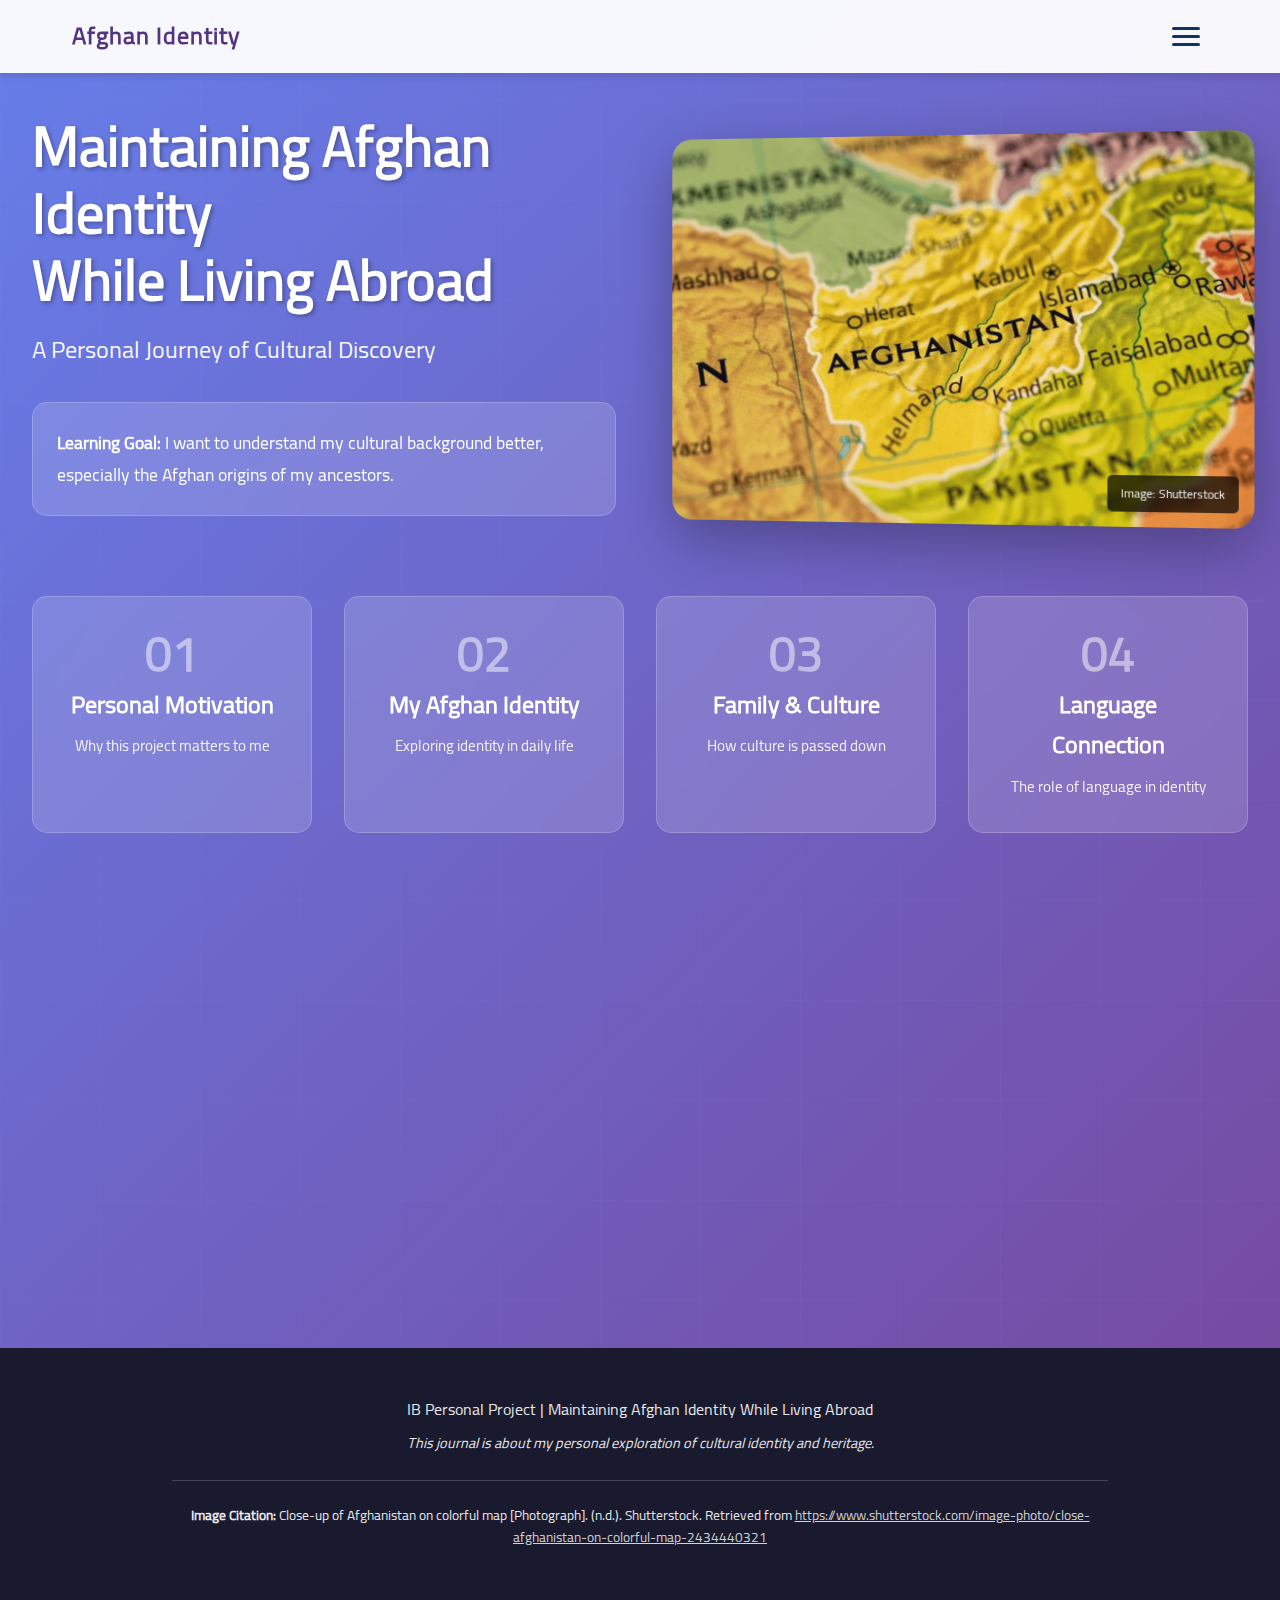
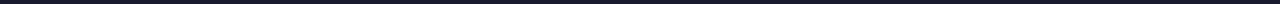
<file: index.html>
<!DOCTYPE html>
<html lang="en">
<head>
    <meta charset="UTF-8">
    <meta name="viewport" content="width=device-width, initial-scale=1.0">
    <title>Maintaining Afghan Identity While Living Abroad | IB Personal Project</title>
    <meta name="description" content="A personal journal exploring Afghan identity while living abroad - IB Personal Project">
    <link rel="stylesheet" href="styles.css">
</head>
<body>
    <!-- Navigation -->
    <nav class="navbar" id="navbar">
        <div class="nav-container">
            <a href="index.html" class="nav-logo">Afghan Identity</a>
            <button class="nav-toggle" id="navToggle" aria-label="Toggle navigation">
                <span></span>
                <span></span>
                <span></span>
            </button>
            <ul class="nav-menu" id="navMenu">
                <li><a href="index.html" class="nav-link">Home</a></li>
                <li><a href="task1.html" class="nav-link">Personal Motivation</a></li>
                <li><a href="task2.html" class="nav-link">My Afghan Identity</a></li>
                <li><a href="task3.html" class="nav-link">Family & Culture</a></li>
                <li><a href="task4.html" class="nav-link">Language Connection</a></li>
                <li><a href="task5.html" class="nav-link">Food & Memory</a></li>
                <li><a href="task6.html" class="nav-link">Traditions Abroad</a></li>
                <li><a href="task7.html" class="nav-link">Core Values</a></li>
                <li><a href="task8.html" class="nav-link">Cultural Challenges</a></li>
                <li><a href="task9.html" class="nav-link">Preservation</a></li>
                <li><a href="task10.html" class="nav-link">Reflection</a></li>
            </ul>
        </div>
    </nav>

    <!-- Hero Section -->
    <section id="home" class="hero">
        <div class="hero-content">
            <div class="hero-main">
                <div class="hero-text">
                    <h1 class="hero-title">Maintaining Afghan Identity<br>While Living Abroad</h1>
                    <p class="hero-subtitle">A Personal Journey of Cultural Discovery</p>
                    <div class="hero-info">
                        <p class="learning-goal">
                            <strong>Learning Goal:</strong> I want to understand my cultural background better, especially the Afghan origins of my ancestors.
                        </p>
                    </div>
                </div>
                <div class="hero-image">
                    <div class="map-container">
                        <img src="assets/afghanistan-map.jpg" alt="Map of Afghanistan and surrounding countries" class="afghanistan-map">
                        <div class="map-overlay"></div>
                        <div class="image-attribution">
                            <small>Image: Shutterstock</small>
                        </div>
                    </div>
                </div>
            </div>
            <div class="task-grid">
                <a href="task1.html" class="task-card">
                    <span class="task-card-number">01</span>
                    <h3>Personal Motivation</h3>
                    <p>Why this project matters to me</p>
                </a>
                <a href="task2.html" class="task-card">
                    <span class="task-card-number">02</span>
                    <h3>My Afghan Identity</h3>
                    <p>Exploring identity in daily life</p>
                </a>
                <a href="task3.html" class="task-card">
                    <span class="task-card-number">03</span>
                    <h3>Family & Culture</h3>
                    <p>How culture is passed down</p>
                </a>
                <a href="task4.html" class="task-card">
                    <span class="task-card-number">04</span>
                    <h3>Language Connection</h3>
                    <p>The role of language in identity</p>
                </a>
                <a href="task5.html" class="task-card">
                    <span class="task-card-number">05</span>
                    <h3>Food & Memory</h3>
                    <p>Food as cultural memory</p>
                </a>
                <a href="task6.html" class="task-card">
                    <span class="task-card-number">06</span>
                    <h3>Traditions Abroad</h3>
                    <p>Celebrating traditions away from home</p>
                </a>
                <a href="task7.html" class="task-card">
                    <span class="task-card-number">07</span>
                    <h3>Core Values</h3>
                    <p>Afghan values in daily life</p>
                </a>
                <a href="task8.html" class="task-card">
                    <span class="task-card-number">08</span>
                    <h3>Cultural Challenges</h3>
                    <p>Living between cultures</p>
                </a>
                <a href="task9.html" class="task-card">
                    <span class="task-card-number">09</span>
                    <h3>Preservation</h3>
                    <p>Ways to preserve identity</p>
                </a>
                <a href="task10.html" class="task-card">
                    <span class="task-card-number">10</span>
                    <h3>Reflection</h3>
                    <p>Learning and growth</p>
                </a>
            </div>
        </div>
    </section>

    <!-- Footer -->
    <footer class="footer">
        <div class="container">
            <p>IB Personal Project | Maintaining Afghan Identity While Living Abroad</p>
            <p class="footer-note">This journal is about my personal exploration of cultural identity and heritage.</p>
            <p class="footer-citation">
                <strong>Image Citation:</strong> Close-up of Afghanistan on colorful map [Photograph]. (n.d.). Shutterstock. 
                Retrieved from <a href="https://www.shutterstock.com/image-photo/close-afghanistan-on-colorful-map-2434440321" target="_blank" rel="noopener noreferrer">https://www.shutterstock.com/image-photo/close-afghanistan-on-colorful-map-2434440321</a>
            </p>
        </div>
    </footer>

    <script src="script.js"></script>
</body>
</html>
</file>
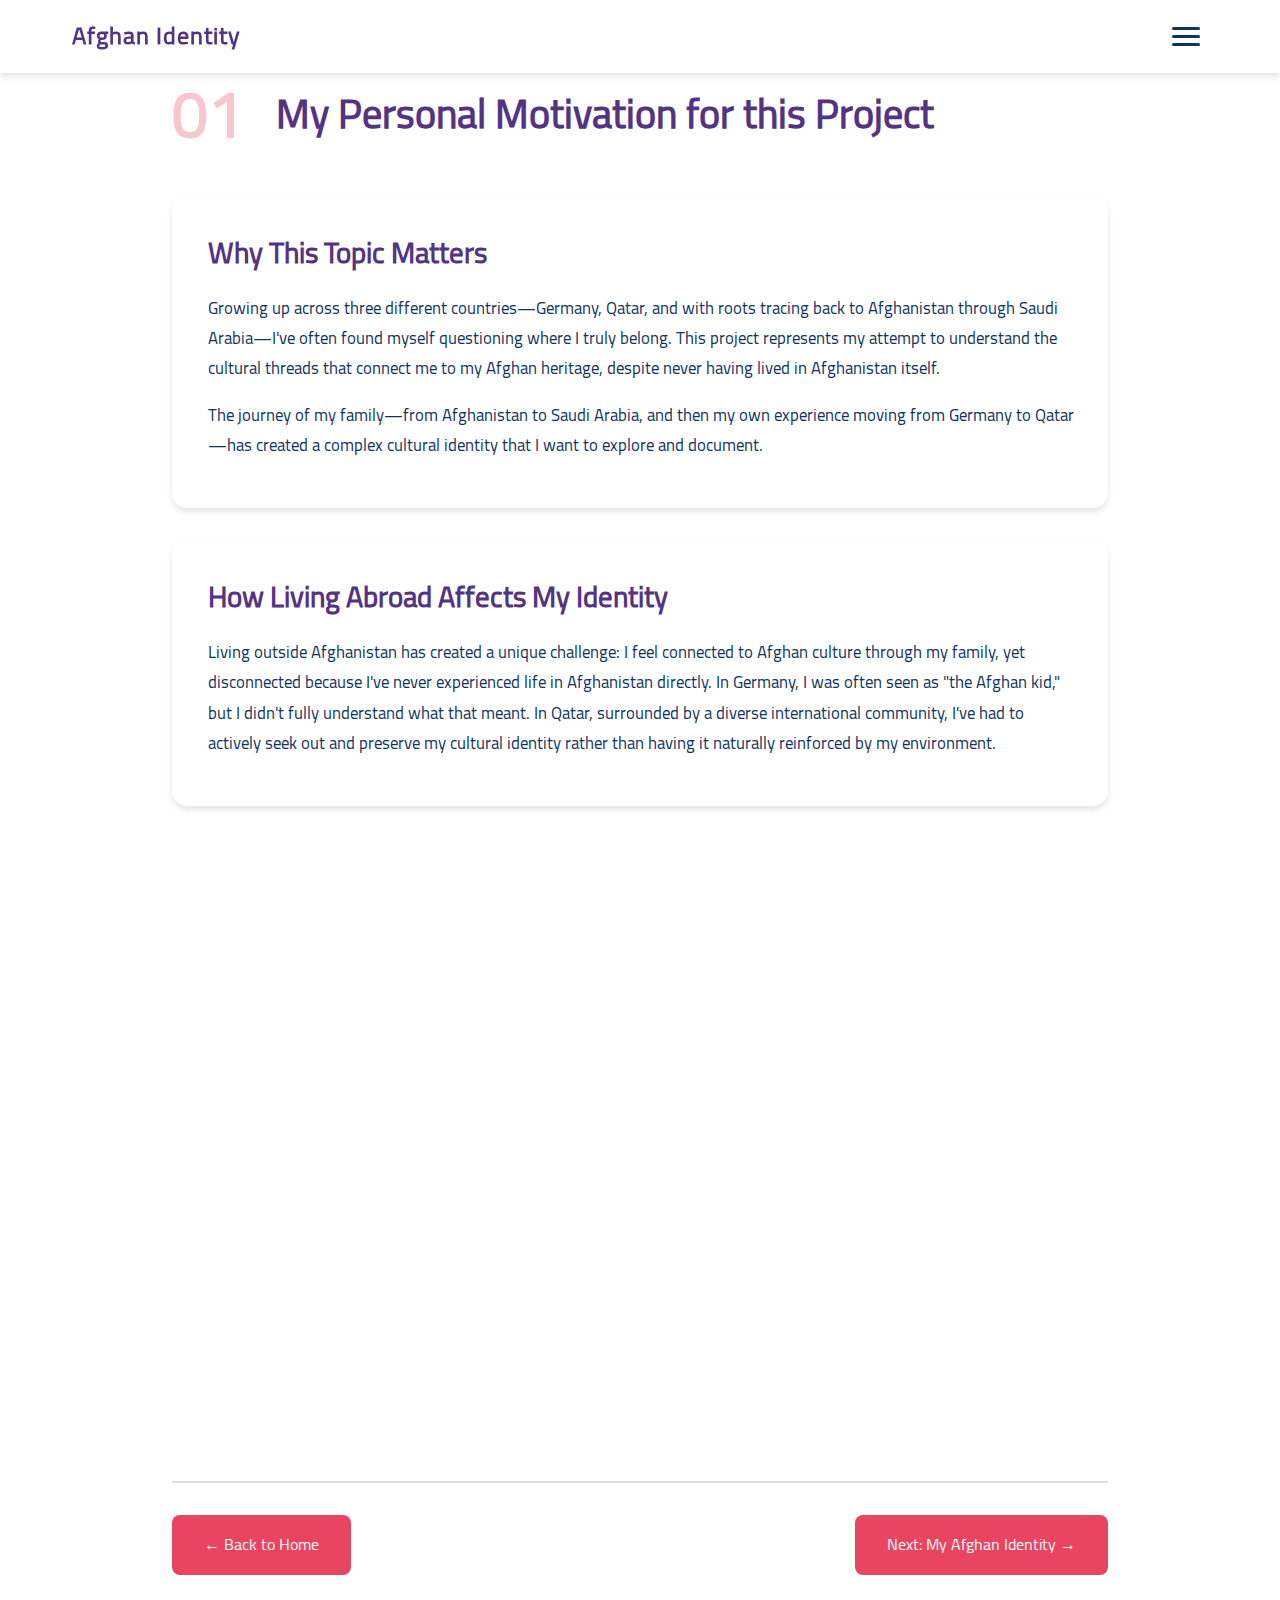
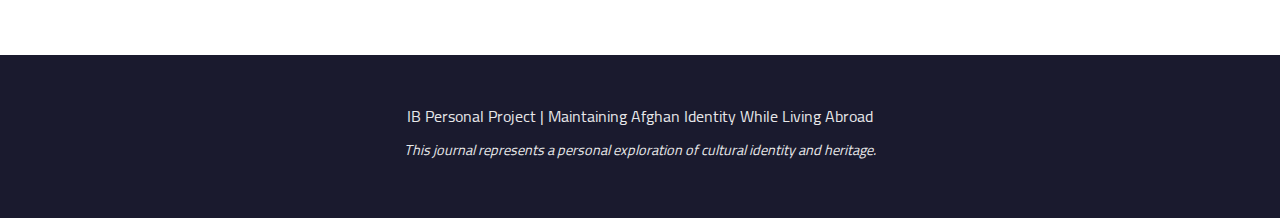
<file: task1.html>
<!DOCTYPE html>
<html lang="en">
<head>
    <meta charset="UTF-8">
    <meta name="viewport" content="width=device-width, initial-scale=1.0">
    <title>Personal Motivation | Maintaining Afghan Identity</title>
    <meta name="description" content="Defining personal motivation for exploring Afghan identity while living abroad">
    <link rel="stylesheet" href="styles.css">
</head>
<body>
    <!-- Navigation -->
    <nav class="navbar" id="navbar">
        <div class="nav-container">
            <a href="index.html" class="nav-logo">Afghan Identity</a>
            <button class="nav-toggle" id="navToggle" aria-label="Toggle navigation">
                <span></span>
                <span></span>
                <span></span>
            </button>
            <ul class="nav-menu" id="navMenu">
                <li><a href="index.html" class="nav-link">Home</a></li>
                <li><a href="task1.html" class="nav-link active">Personal Motivation</a></li>
                <li><a href="task2.html" class="nav-link">My Afghan Identity</a></li>
                <li><a href="task3.html" class="nav-link">Family & Culture</a></li>
                <li><a href="task4.html" class="nav-link">Language Connection</a></li>
                <li><a href="task5.html" class="nav-link">Food & Memory</a></li>
                <li><a href="task6.html" class="nav-link">Traditions Abroad</a></li>
                <li><a href="task7.html" class="nav-link">Core Values</a></li>
                <li><a href="task8.html" class="nav-link">Cultural Challenges</a></li>
                <li><a href="task9.html" class="nav-link">Preservation</a></li>
                <li><a href="task10.html" class="nav-link">Reflection</a></li>
            </ul>
        </div>
    </nav>

    <!-- Task Section -->
    <section class="task-section">
        <div class="container">
            <div class="task-header">
                <span class="task-number">01</span>
                <h2>My Personal Motivation for this Project</h2>
            </div>
            <div class="task-content">
                <div class="content-card">
                    <h3>Why This Topic Matters</h3>
                    <p>Growing up across three different countries—Germany, Qatar, and with roots tracing back to Afghanistan through Saudi Arabia—I've often found myself questioning where I truly belong. This project represents my attempt to understand the cultural threads that connect me to my Afghan heritage, despite never having lived in Afghanistan itself.</p>
                    <p>The journey of my family—from Afghanistan to Saudi Arabia, and then my own experience moving from Germany to Qatar—has created a complex cultural identity that I want to explore and document.</p>
                </div>
                <div class="content-card">
                    <h3>How Living Abroad Affects My Identity</h3>
                    <p>Living outside Afghanistan has created a unique challenge: I feel connected to Afghan culture through my family, yet disconnected because I've never experienced life in Afghanistan directly. In Germany, I was often seen as "the Afghan kid," but I didn't fully understand what that meant. In Qatar, surrounded by a diverse international community, I've had to actively seek out and preserve my cultural identity rather than having it naturally reinforced by my environment.</p>
                </div>
                <div class="content-card highlight">
                    <h3>What I'm Afraid of Losing</h3>
                    <ul>
                        <li>The language—especially the nuanced expressions and cultural meanings that don't translate</li>
                        <li>Traditional values like hospitality (mehman nawazi) and respect for elders</li>
                        <li>Family stories and oral history that connect me to my ancestors</li>
                        <li>The sense of belonging to a community with shared cultural practices</li>
                    </ul>
                </div>
                <div class="content-card">
                    <h3>What I Want to Preserve</h3>
                    <p>I want to preserve the core values my grandparents and parents have passed down: the importance of family, the tradition of gathering for meals, the respect for our language, and the stories that make our family history unique. Most importantly, I want to understand these elements deeply enough that I can pass them on to future generations, even if I continue living outside Afghanistan.</p>
                </div>
            </div>
            <div class="task-navigation">
                <a href="index.html" class="nav-button">← Back to Home</a>
                <a href="task2.html" class="nav-button">Next: My Afghan Identity →</a>
            </div>
        </div>
    </section>

    <!-- Footer -->
    <footer class="footer">
        <div class="container">
            <p>IB Personal Project | Maintaining Afghan Identity While Living Abroad</p>
            <p class="footer-note">This journal represents a personal exploration of cultural identity and heritage.</p>
        </div>
    </footer>

    <script src="script.js"></script>
</body>
</html>
</file>
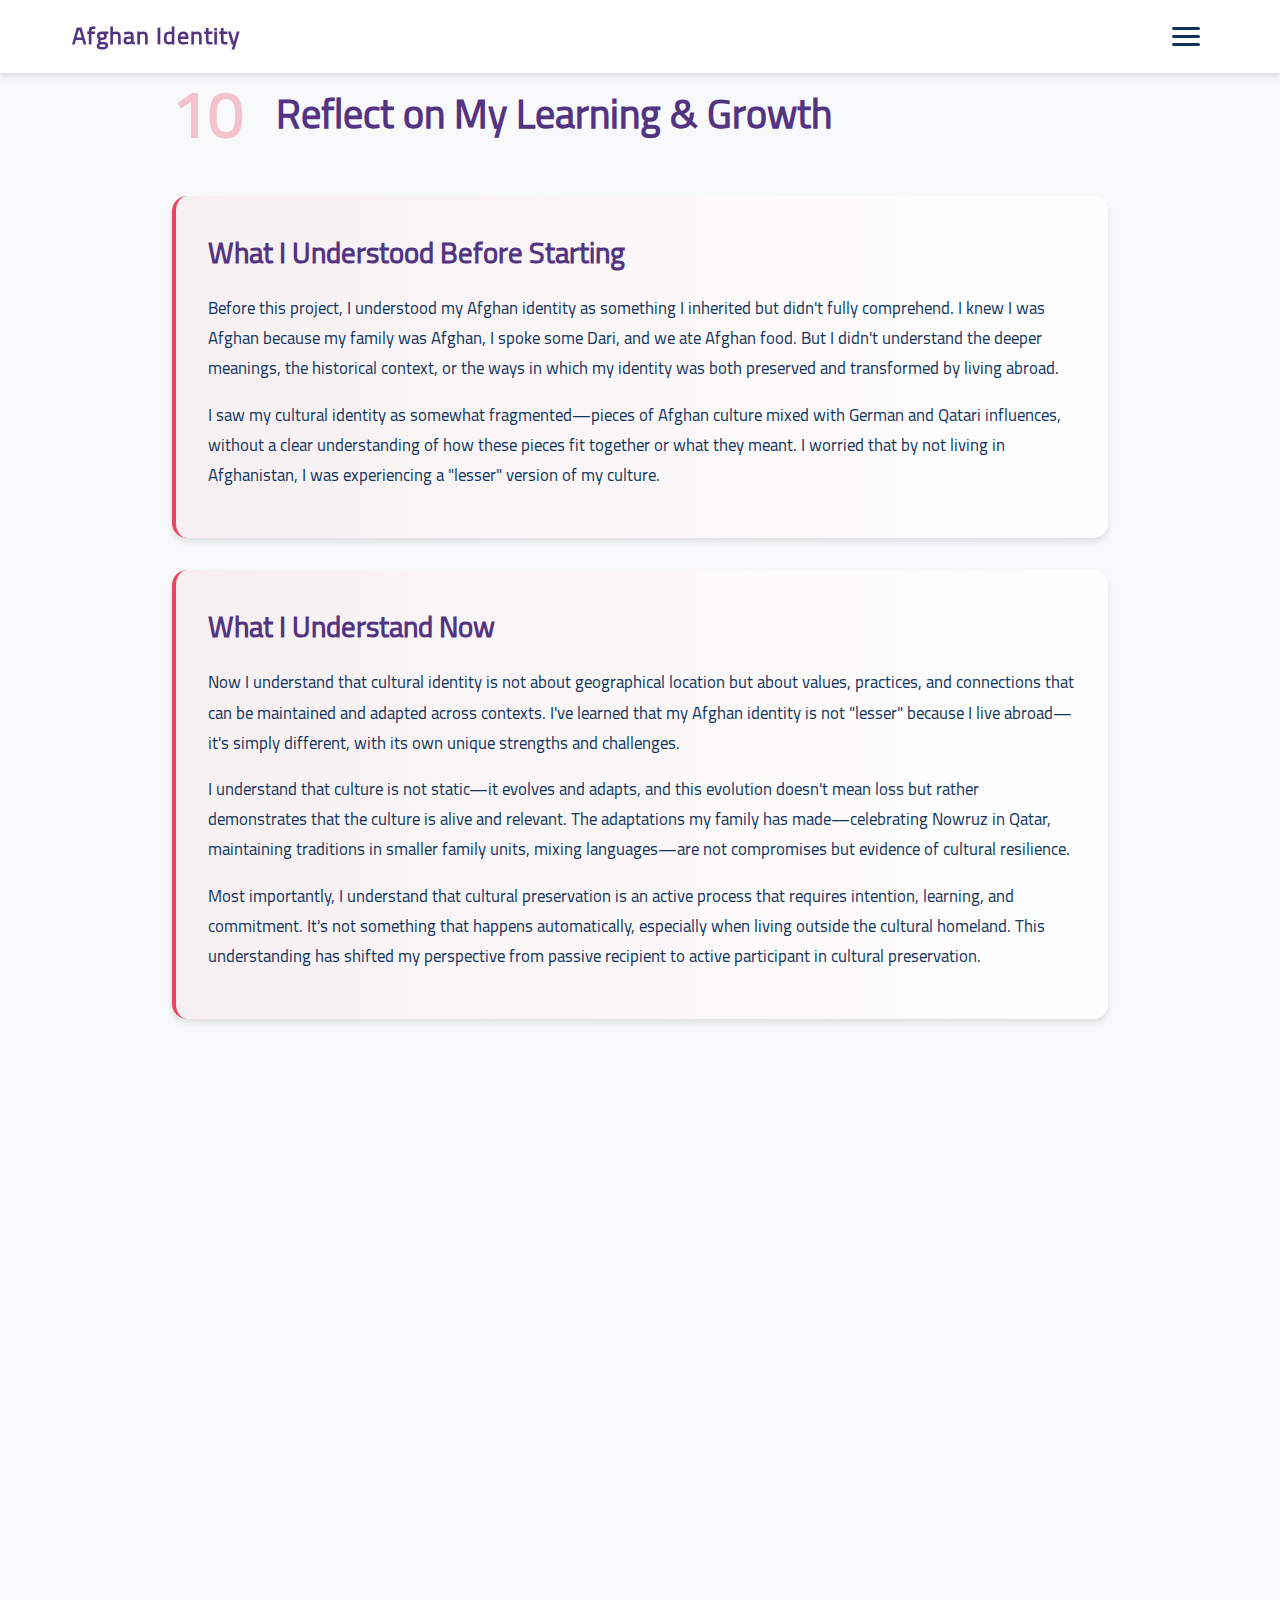
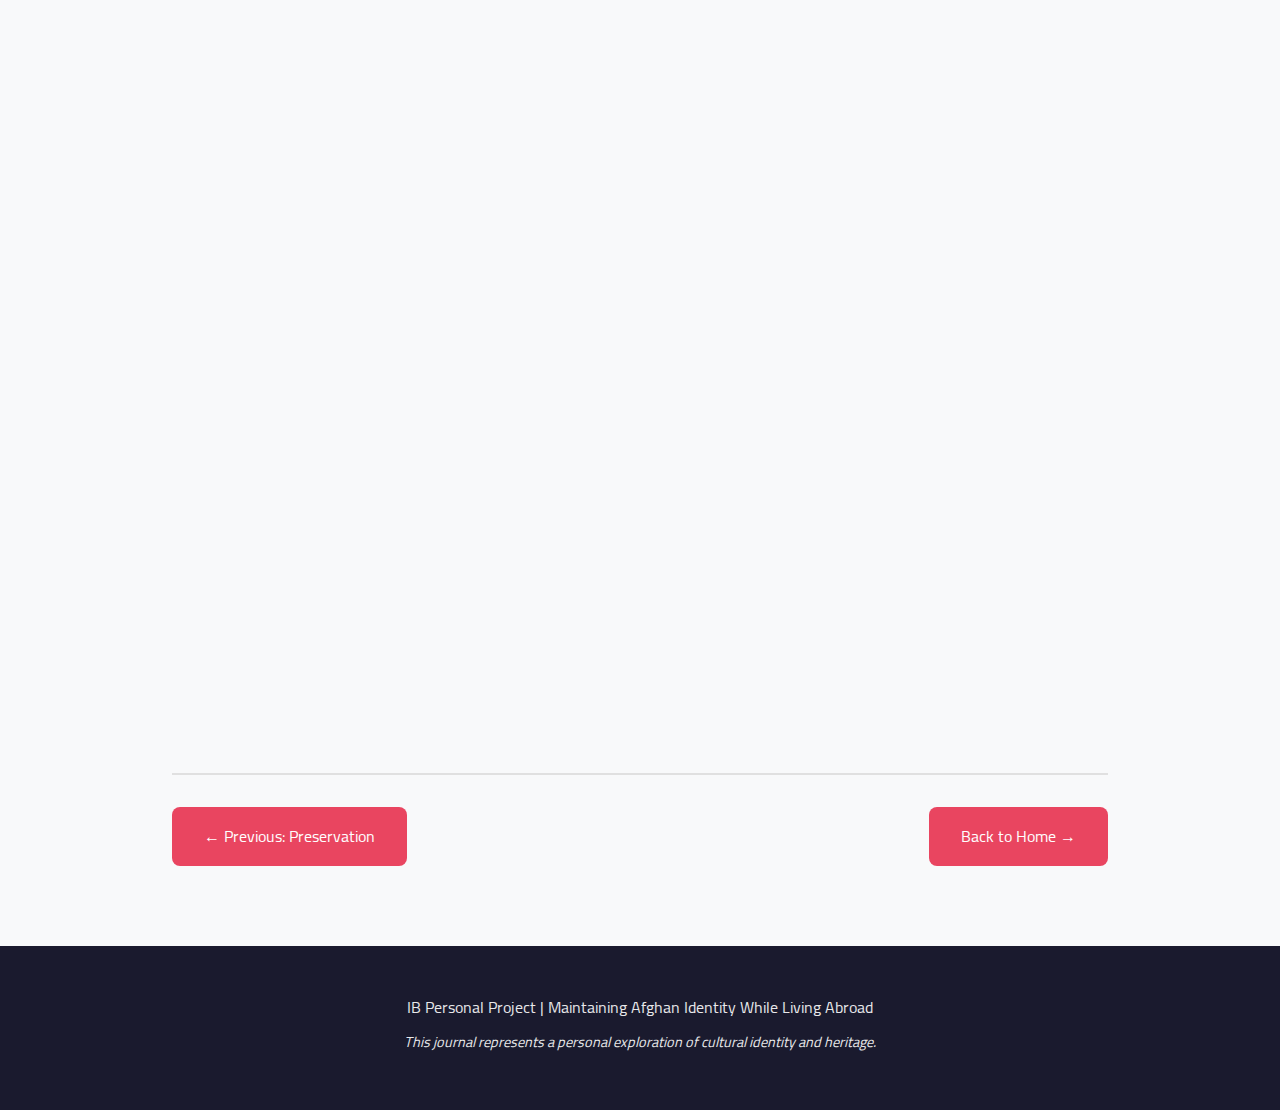
<file: task10.html>
<!DOCTYPE html>
<html lang="en">
<head>
    <meta charset="UTF-8">
    <meta name="viewport" content="width=device-width, initial-scale=1.0">
    <title>Reflection | Maintaining Afghan Identity</title>
    <meta name="description" content="Reflecting on learning and growth">
    <link rel="stylesheet" href="styles.css">
    <link rel="preconnect" href="https://fonts.googleapis.com">
    <link rel="preconnect" href="https://fonts.gstatic.com" crossorigin>
    <link href="https://fonts.googleapis.com/css2?family=Inter:wght@300;400;500;600;700&family=Playfair+Display:wght@400;600&display=swap" rel="stylesheet">
</head>
<body>
    <!-- Navigation -->
    <nav class="navbar" id="navbar">
        <div class="nav-container">
            <a href="index.html" class="nav-logo">Afghan Identity</a>
            <button class="nav-toggle" id="navToggle" aria-label="Toggle navigation">
                <span></span>
                <span></span>
                <span></span>
            </button>
            <ul class="nav-menu" id="navMenu">
                <li><a href="index.html" class="nav-link">Home</a></li>
                <li><a href="task1.html" class="nav-link">Personal Motivation</a></li>
                <li><a href="task2.html" class="nav-link">My Afghan Identity</a></li>
                <li><a href="task3.html" class="nav-link">Family & Culture</a></li>
                <li><a href="task4.html" class="nav-link">Language Connection</a></li>
                <li><a href="task5.html" class="nav-link">Food & Memory</a></li>
                <li><a href="task6.html" class="nav-link">Traditions Abroad</a></li>
                <li><a href="task7.html" class="nav-link">Core Values</a></li>
                <li><a href="task8.html" class="nav-link">Cultural Challenges</a></li>
                <li><a href="task9.html" class="nav-link">Preservation</a></li>
                <li><a href="task10.html" class="nav-link active">Reflection</a></li>
            </ul>
        </div>
    </nav>

    <!-- Task Section -->
    <section class="task-section alt">
        <div class="container">
            <div class="task-header">
                <span class="task-number">10</span>
                <h2>Reflect on My Learning & Growth</h2>
            </div>
            <div class="task-content">
                <div class="content-card highlight">
                    <h3>What I Understood Before Starting</h3>
                    <p>Before this project, I understood my Afghan identity as something I inherited but didn't fully comprehend. I knew I was Afghan because my family was Afghan, I spoke some Dari, and we ate Afghan food. But I didn't understand the deeper meanings, the historical context, or the ways in which my identity was both preserved and transformed by living abroad.</p>
                    <p>I saw my cultural identity as somewhat fragmented—pieces of Afghan culture mixed with German and Qatari influences, without a clear understanding of how these pieces fit together or what they meant. I worried that by not living in Afghanistan, I was experiencing a "lesser" version of my culture.</p>
                </div>
                <div class="content-card highlight">
                    <h3>What I Understand Now</h3>
                    <p>Now I understand that cultural identity is not about geographical location but about values, practices, and connections that can be maintained and adapted across contexts. I've learned that my Afghan identity is not "lesser" because I live abroad—it's simply different, with its own unique strengths and challenges.</p>
                    <p>I understand that culture is not static—it evolves and adapts, and this evolution doesn't mean loss but rather demonstrates that the culture is alive and relevant. The adaptations my family has made—celebrating Nowruz in Qatar, maintaining traditions in smaller family units, mixing languages—are not compromises but evidence of cultural resilience.</p>
                    <p>Most importantly, I understand that cultural preservation is an active process that requires intention, learning, and commitment. It's not something that happens automatically, especially when living outside the cultural homeland. This understanding has shifted my perspective from passive recipient to active participant in cultural preservation.</p>
                </div>
                <div class="content-card">
                    <h3>How This Project Changed My Identity Awareness</h3>
                    <p>This project has transformed my relationship with my Afghan identity. Before, it was something I took for granted or sometimes felt conflicted about. Now, I feel a sense of ownership and responsibility toward it.</p>
                    <p>The process of researching, documenting, and reflecting has made me more aware of the richness of my cultural heritage. Learning about the meanings behind traditions, the values embedded in language, and the ways my family has preserved culture has given me a deeper appreciation and pride in my identity.</p>
                    <p>I've also become more aware of the challenges and complexities of maintaining cultural identity abroad. Rather than seeing these as problems, I now understand them as part of the unique experience of diaspora identity—something that many people share and navigate.</p>
                    <p>This awareness has made me more intentional about my cultural practices. I'm no longer just going through the motions of cultural traditions—I'm understanding their significance and choosing to maintain them with purpose.</p>
                </div>
                <div class="content-card highlight">
                    <h3>Evaluation: Did I Achieve My Learning Goal?</h3>
                    <p>Yes, I believe I have achieved my learning goal of developing a thorough and meaningful understanding of my cultural background, especially the Afghan origins of my ancestors. However, I've also learned that this understanding is not a destination but an ongoing journey.</p>
                    <p>Through this project, I've gained:</p>
                    <ul>
                        <li>A deeper understanding of what Afghan identity means to me personally</li>
                        <li>Knowledge of how my family has preserved culture across generations and countries</li>
                        <li>Appreciation for the role of language, food, traditions, and values in cultural identity</li>
                        <li>Recognition of the challenges and opportunities of maintaining identity abroad</li>
                        <li>A sense of personal responsibility for cultural preservation</li>
                        <li>Practical strategies for continuing to learn and preserve my cultural heritage</li>
                    </ul>
                    <p>But I've also learned that there's always more to discover. My understanding will continue to deepen as I learn more about Afghan history, improve my language skills, and engage more with my cultural heritage. This project has given me the foundation and tools to continue this learning journey throughout my life.</p>
                    <p>Most importantly, this project has transformed my relationship with my cultural identity from something inherited and somewhat confusing to something understood, appreciated, and actively maintained. This transformation is the true achievement of my learning goal.</p>
                </div>
            </div>
            <div class="task-navigation">
                <a href="task9.html" class="nav-button">← Previous: Preservation</a>
                <a href="index.html" class="nav-button">Back to Home →</a>
            </div>
        </div>
    </section>

    <!-- Footer -->
    <footer class="footer">
        <div class="container">
            <p>IB Personal Project | Maintaining Afghan Identity While Living Abroad</p>
            <p class="footer-note">This journal represents a personal exploration of cultural identity and heritage.</p>
        </div>
    </footer>

    <script src="script.js"></script>
</body>
</html>
</file>
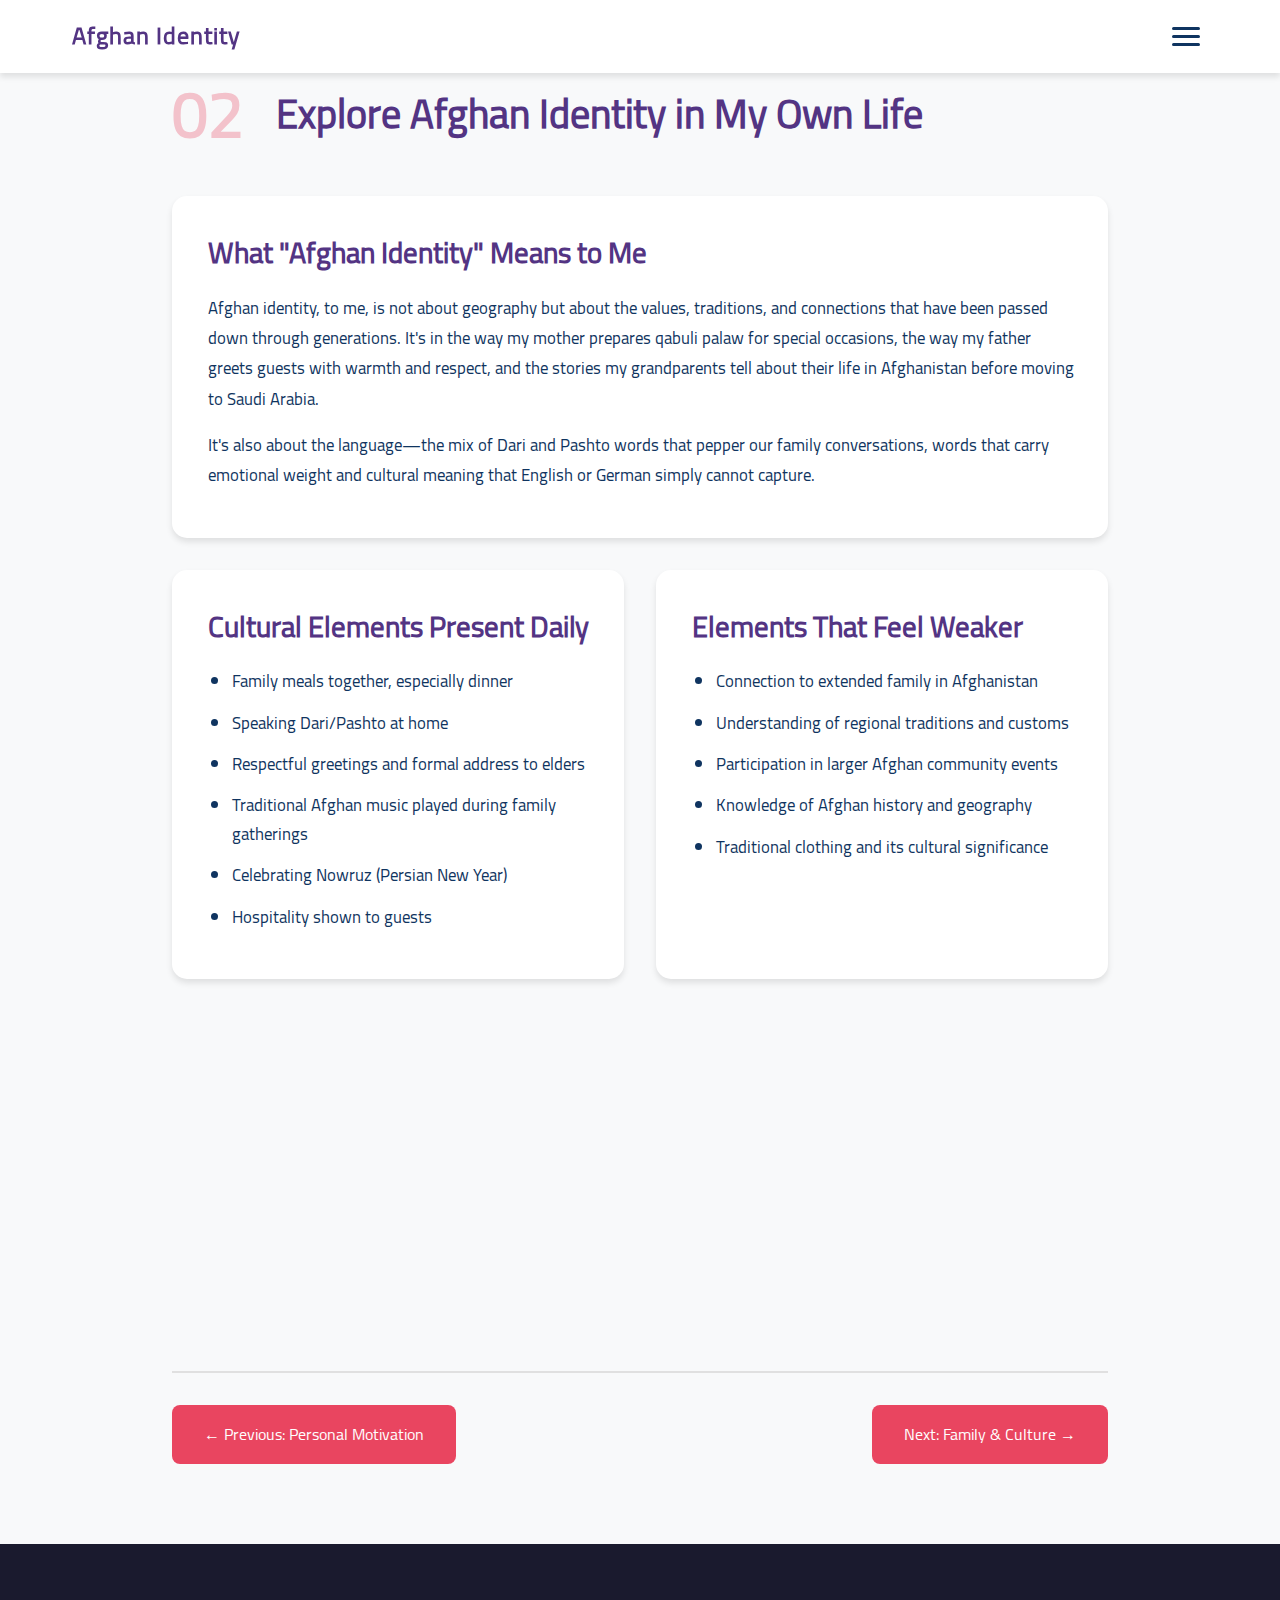
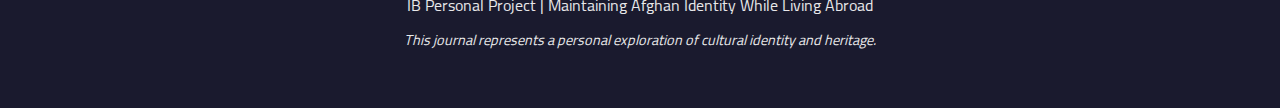
<file: task2.html>
<!DOCTYPE html>
<html lang="en">
<head>
    <meta charset="UTF-8">
    <meta name="viewport" content="width=device-width, initial-scale=1.0">
    <title>My Afghan Identity | Maintaining Afghan Identity</title>
    <meta name="description" content="Exploring Afghan identity in daily life">
    <link rel="stylesheet" href="styles.css">
    <link rel="preconnect" href="https://fonts.googleapis.com">
    <link rel="preconnect" href="https://fonts.gstatic.com" crossorigin>
    <link href="https://fonts.googleapis.com/css2?family=Inter:wght@300;400;500;600;700&family=Playfair+Display:wght@400;600&display=swap" rel="stylesheet">
</head>
<body>
    <!-- Navigation -->
    <nav class="navbar" id="navbar">
        <div class="nav-container">
            <a href="index.html" class="nav-logo">Afghan Identity</a>
            <button class="nav-toggle" id="navToggle" aria-label="Toggle navigation">
                <span></span>
                <span></span>
                <span></span>
            </button>
            <ul class="nav-menu" id="navMenu">
                <li><a href="index.html" class="nav-link">Home</a></li>
                <li><a href="task1.html" class="nav-link">Personal Motivation</a></li>
                <li><a href="task2.html" class="nav-link active">My Afghan Identity</a></li>
                <li><a href="task3.html" class="nav-link">Family & Culture</a></li>
                <li><a href="task4.html" class="nav-link">Language Connection</a></li>
                <li><a href="task5.html" class="nav-link">Food & Memory</a></li>
                <li><a href="task6.html" class="nav-link">Traditions Abroad</a></li>
                <li><a href="task7.html" class="nav-link">Core Values</a></li>
                <li><a href="task8.html" class="nav-link">Cultural Challenges</a></li>
                <li><a href="task9.html" class="nav-link">Preservation</a></li>
                <li><a href="task10.html" class="nav-link">Reflection</a></li>
            </ul>
        </div>
    </nav>

    <!-- Task Section -->
    <section class="task-section alt">
        <div class="container">
            <div class="task-header">
                <span class="task-number">02</span>
                <h2>Explore Afghan Identity in My Own Life</h2>
            </div>
            <div class="task-content">
                <div class="content-card">
                    <h3>What "Afghan Identity" Means to Me</h3>
                    <p>Afghan identity, to me, is not about geography but about the values, traditions, and connections that have been passed down through generations. It's in the way my mother prepares qabuli palaw for special occasions, the way my father greets guests with warmth and respect, and the stories my grandparents tell about their life in Afghanistan before moving to Saudi Arabia.</p>
                    <p>It's also about the language—the mix of Dari and Pashto words that pepper our family conversations, words that carry emotional weight and cultural meaning that English or German simply cannot capture.</p>
                </div>
                <div class="two-column">
                    <div class="content-card">
                        <h3>Cultural Elements Present Daily</h3>
                        <ul>
                            <li>Family meals together, especially dinner</li>
                            <li>Speaking Dari/Pashto at home</li>
                            <li>Respectful greetings and formal address to elders</li>
                            <li>Traditional Afghan music played during family gatherings</li>
                            <li>Celebrating Nowruz (Persian New Year)</li>
                            <li>Hospitality shown to guests</li>
                        </ul>
                    </div>
                    <div class="content-card">
                        <h3>Elements That Feel Weaker</h3>
                        <ul>
                            <li>Connection to extended family in Afghanistan</li>
                            <li>Understanding of regional traditions and customs</li>
                            <li>Participation in larger Afghan community events</li>
                            <li>Knowledge of Afghan history and geography</li>
                            <li>Traditional clothing and its cultural significance</li>
                        </ul>
                    </div>
                </div>
                <div class="content-card">
                    <h3>How My Identity Has Changed</h3>
                    <p>As a child in Germany, my Afghan identity was something I inherited but didn't fully understand. Moving to Qatar and meeting other Afghan families in the international community made me more aware of my cultural background. Now, as I approach adulthood, I'm actively seeking to understand and strengthen this identity rather than passively receiving it.</p>
                    <p>This project itself represents a shift—from taking my culture for granted to actively engaging with it, questioning it, and deciding what parts I want to carry forward.</p>
                </div>
            </div>
            <div class="task-navigation">
                <a href="task1.html" class="nav-button">← Previous: Personal Motivation</a>
                <a href="task3.html" class="nav-button">Next: Family & Culture →</a>
            </div>
        </div>
    </section>

    <!-- Footer -->
    <footer class="footer">
        <div class="container">
            <p>IB Personal Project | Maintaining Afghan Identity While Living Abroad</p>
            <p class="footer-note">This journal represents a personal exploration of cultural identity and heritage.</p>
        </div>
    </footer>

    <script src="script.js"></script>
</body>
</html>
</file>
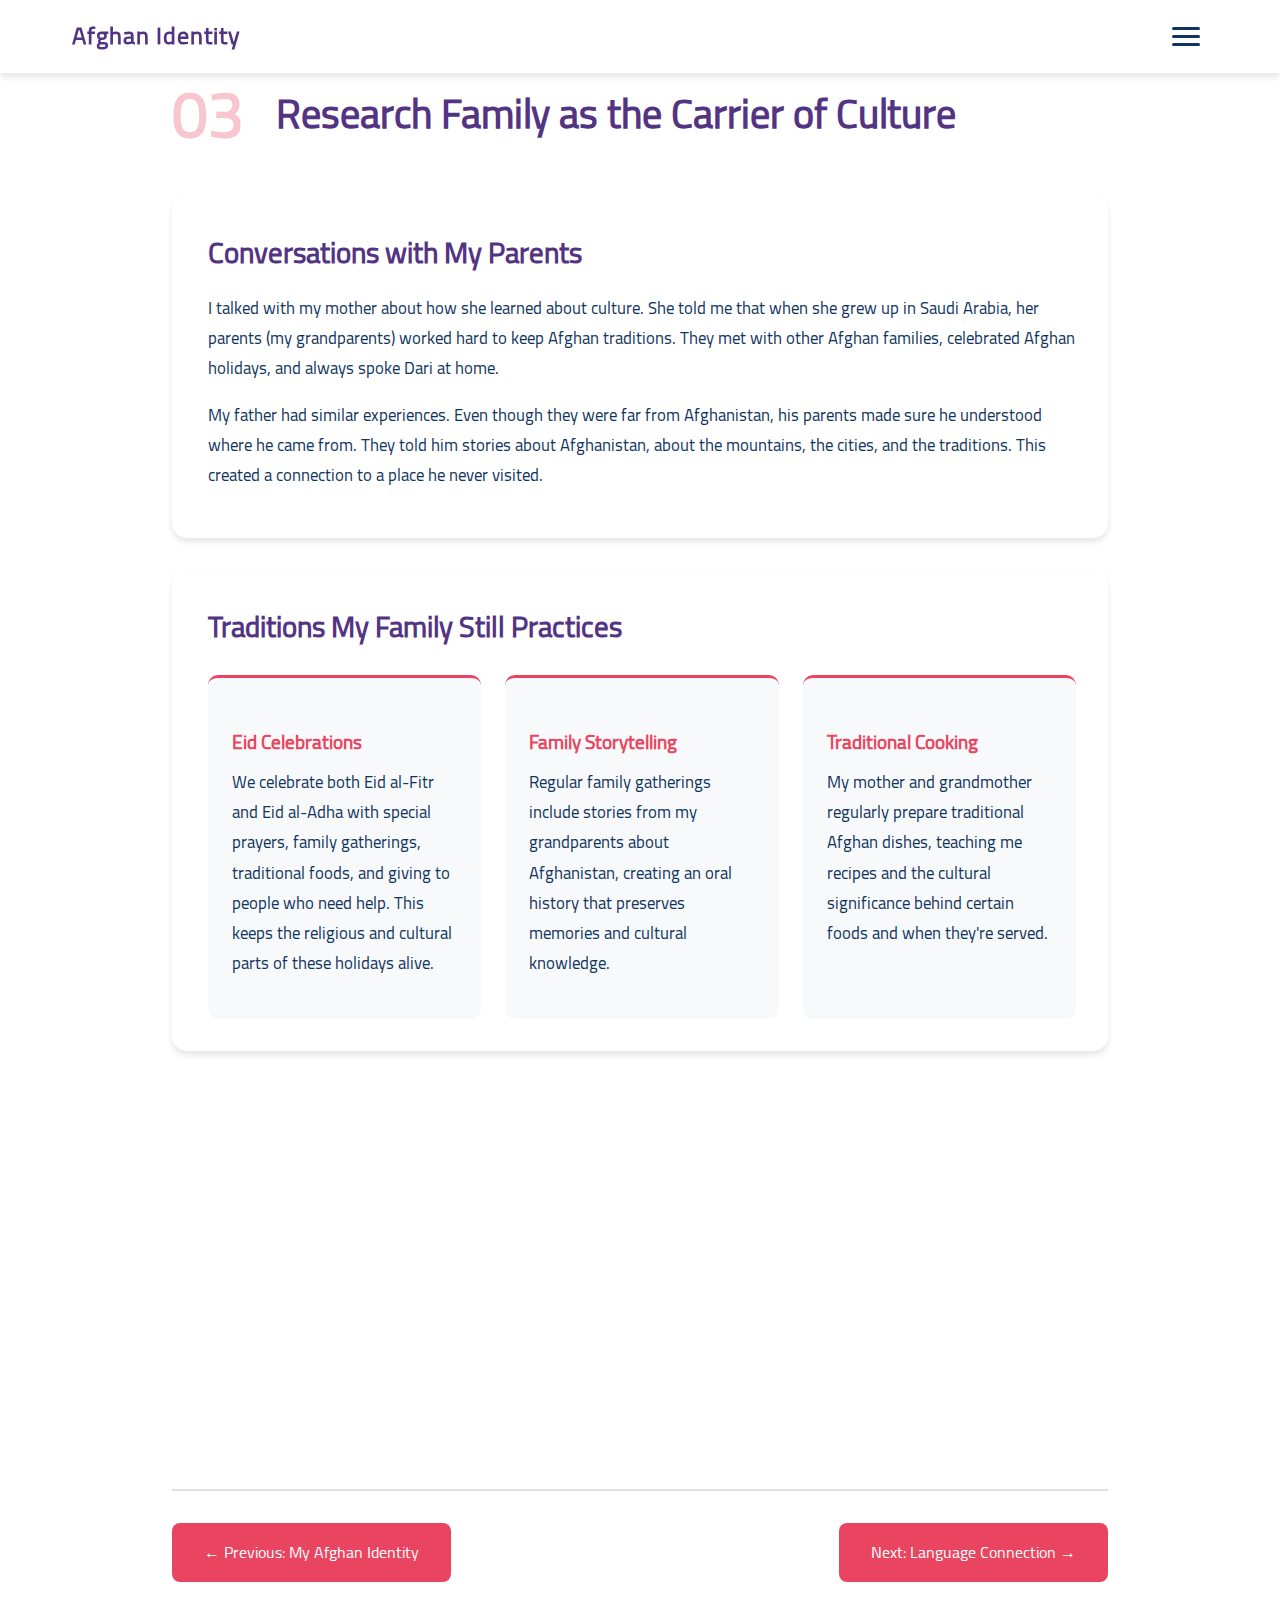
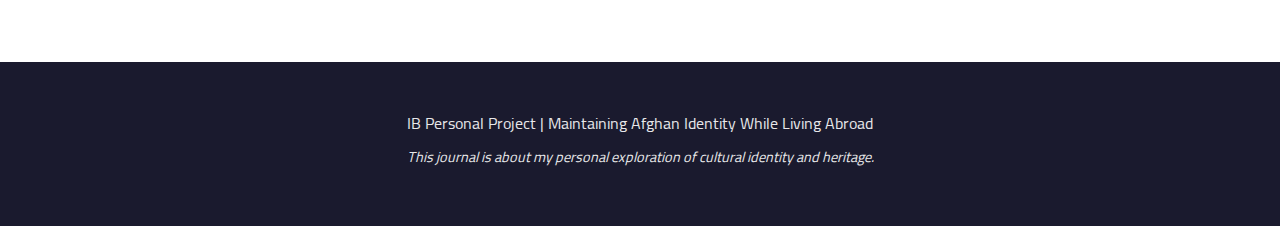
<file: task3.html>
<!DOCTYPE html>
<html lang="en">
<head>
    <meta charset="UTF-8">
    <meta name="viewport" content="width=device-width, initial-scale=1.0">
    <title>Family & Culture | Maintaining Afghan Identity</title>
    <meta name="description" content="Researching family as the carrier of culture">
    <link rel="stylesheet" href="styles.css">
</head>
<body>
    <!-- Navigation -->
    <nav class="navbar" id="navbar">
        <div class="nav-container">
            <a href="index.html" class="nav-logo">Afghan Identity</a>
            <button class="nav-toggle" id="navToggle" aria-label="Toggle navigation">
                <span></span>
                <span></span>
                <span></span>
            </button>
            <ul class="nav-menu" id="navMenu">
                <li><a href="index.html" class="nav-link">Home</a></li>
                <li><a href="task1.html" class="nav-link">Personal Motivation</a></li>
                <li><a href="task2.html" class="nav-link">My Afghan Identity</a></li>
                <li><a href="task3.html" class="nav-link active">Family & Culture</a></li>
                <li><a href="task4.html" class="nav-link">Language Connection</a></li>
                <li><a href="task5.html" class="nav-link">Food & Memory</a></li>
                <li><a href="task6.html" class="nav-link">Traditions Abroad</a></li>
                <li><a href="task7.html" class="nav-link">Core Values</a></li>
                <li><a href="task8.html" class="nav-link">Cultural Challenges</a></li>
                <li><a href="task9.html" class="nav-link">Preservation</a></li>
                <li><a href="task10.html" class="nav-link">Reflection</a></li>
            </ul>
        </div>
    </nav>

    <!-- Task Section -->
    <section class="task-section">
        <div class="container">
            <div class="task-header">
                <span class="task-number">03</span>
                <h2>Research Family as the Carrier of Culture</h2>
            </div>
            <div class="task-content">
                <div class="content-card">
                    <h3>Conversations with My Parents</h3>
                    <p>I talked with my mother about how she learned about culture. She told me that when she grew up in Saudi Arabia, her parents (my grandparents) worked hard to keep Afghan traditions. They met with other Afghan families, celebrated Afghan holidays, and always spoke Dari at home.</p>
                    <p>My father had similar experiences. Even though they were far from Afghanistan, his parents made sure he understood where he came from. They told him stories about Afghanistan, about the mountains, the cities, and the traditions. This created a connection to a place he never visited.</p>
                </div>
                <div class="content-card">
                    <h3>Traditions My Family Still Practices</h3>
                    <div class="tradition-grid">

                        <div class="tradition-item">
                            <h4>Eid Celebrations</h4>
                            <p>We celebrate both Eid al-Fitr and Eid al-Adha with special prayers, family gatherings, traditional foods, and giving to people who need help. This keeps the religious and cultural parts of these holidays alive.</p>
                        </div>
                        <div class="tradition-item">
                            <h4>Family Storytelling</h4>
                            <p>Regular family gatherings include stories from my grandparents about Afghanistan, creating an oral history that preserves memories and cultural knowledge.</p>
                        </div>
                        <div class="tradition-item">
                            <h4>Traditional Cooking</h4>
                            <p>My mother and grandmother regularly prepare traditional Afghan dishes, teaching me recipes and the cultural significance behind certain foods and when they're served.</p>
                        </div>
                    </div>
                </div>
                <div class="content-card highlight">
                    <h3>Specific Examples from My Household</h3>
                    <p><strong>Example 1:</strong> Every Friday, we have a family dinner with traditional Afghan dishes. This is not just about food. It is a time for family to connect, share stories, and keep our cultural practices alive.</p>
                    <p><strong>Example 2:</strong> When guests visit, my parents always offer tea and sweets first. This follows the Afghan tradition of mehman nawazi (hospitality). I do this automatically now, even with friends who are not Afghan.</p>
                    <p><strong>Example 3:</strong> My grandmother has a collection of Afghan poetry books in Dari. She reads from them sometimes. These poems have cultural values, historical stories, and beautiful language that connect us to Afghan literary tradition.</p>
                </div>
            </div>
            <div class="task-navigation">
                <a href="task2.html" class="nav-button">← Previous: My Afghan Identity</a>
                <a href="task4.html" class="nav-button">Next: Language Connection →</a>
            </div>
        </div>
    </section>

    <!-- Footer -->
    <footer class="footer">
        <div class="container">
            <p>IB Personal Project | Maintaining Afghan Identity While Living Abroad</p>
            <p class="footer-note">This journal is about my personal exploration of cultural identity and heritage.</p>
        </div>
    </footer>

    <script src="script.js"></script>
</body>
</html>
</file>
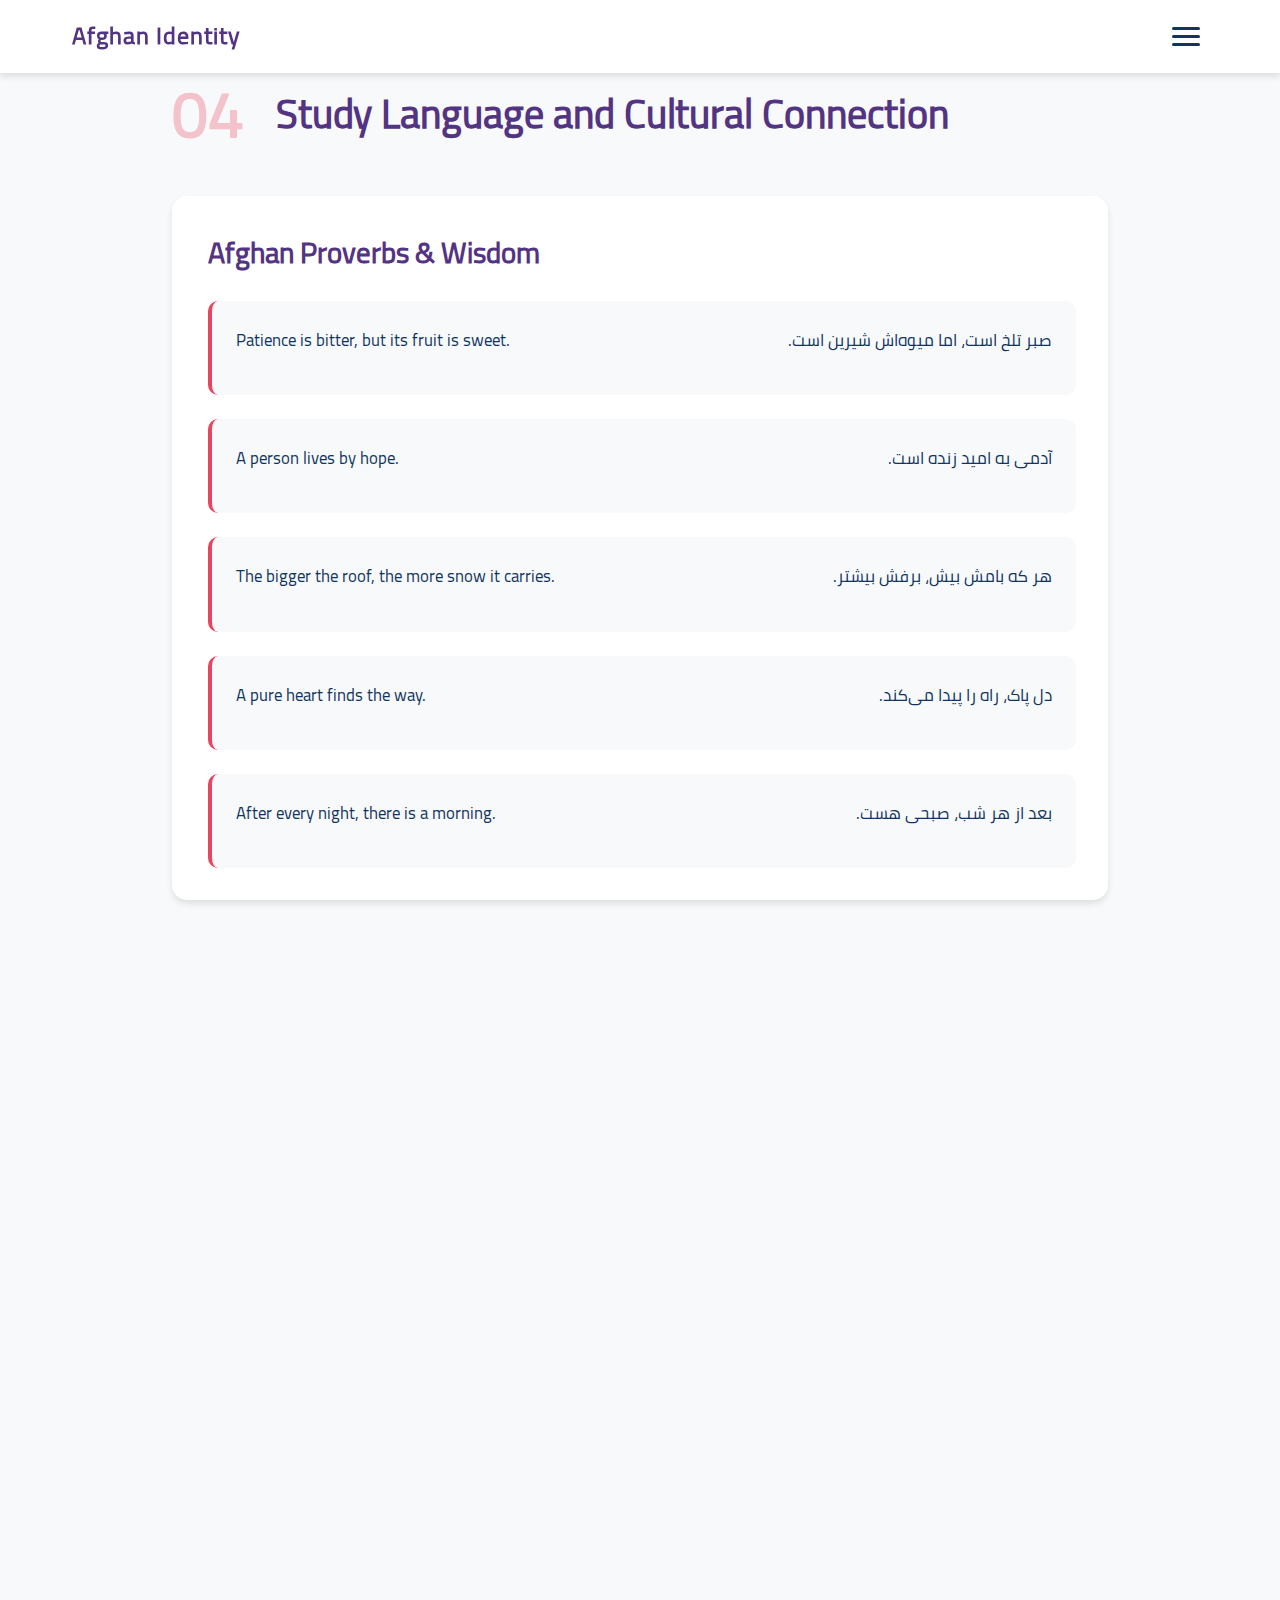
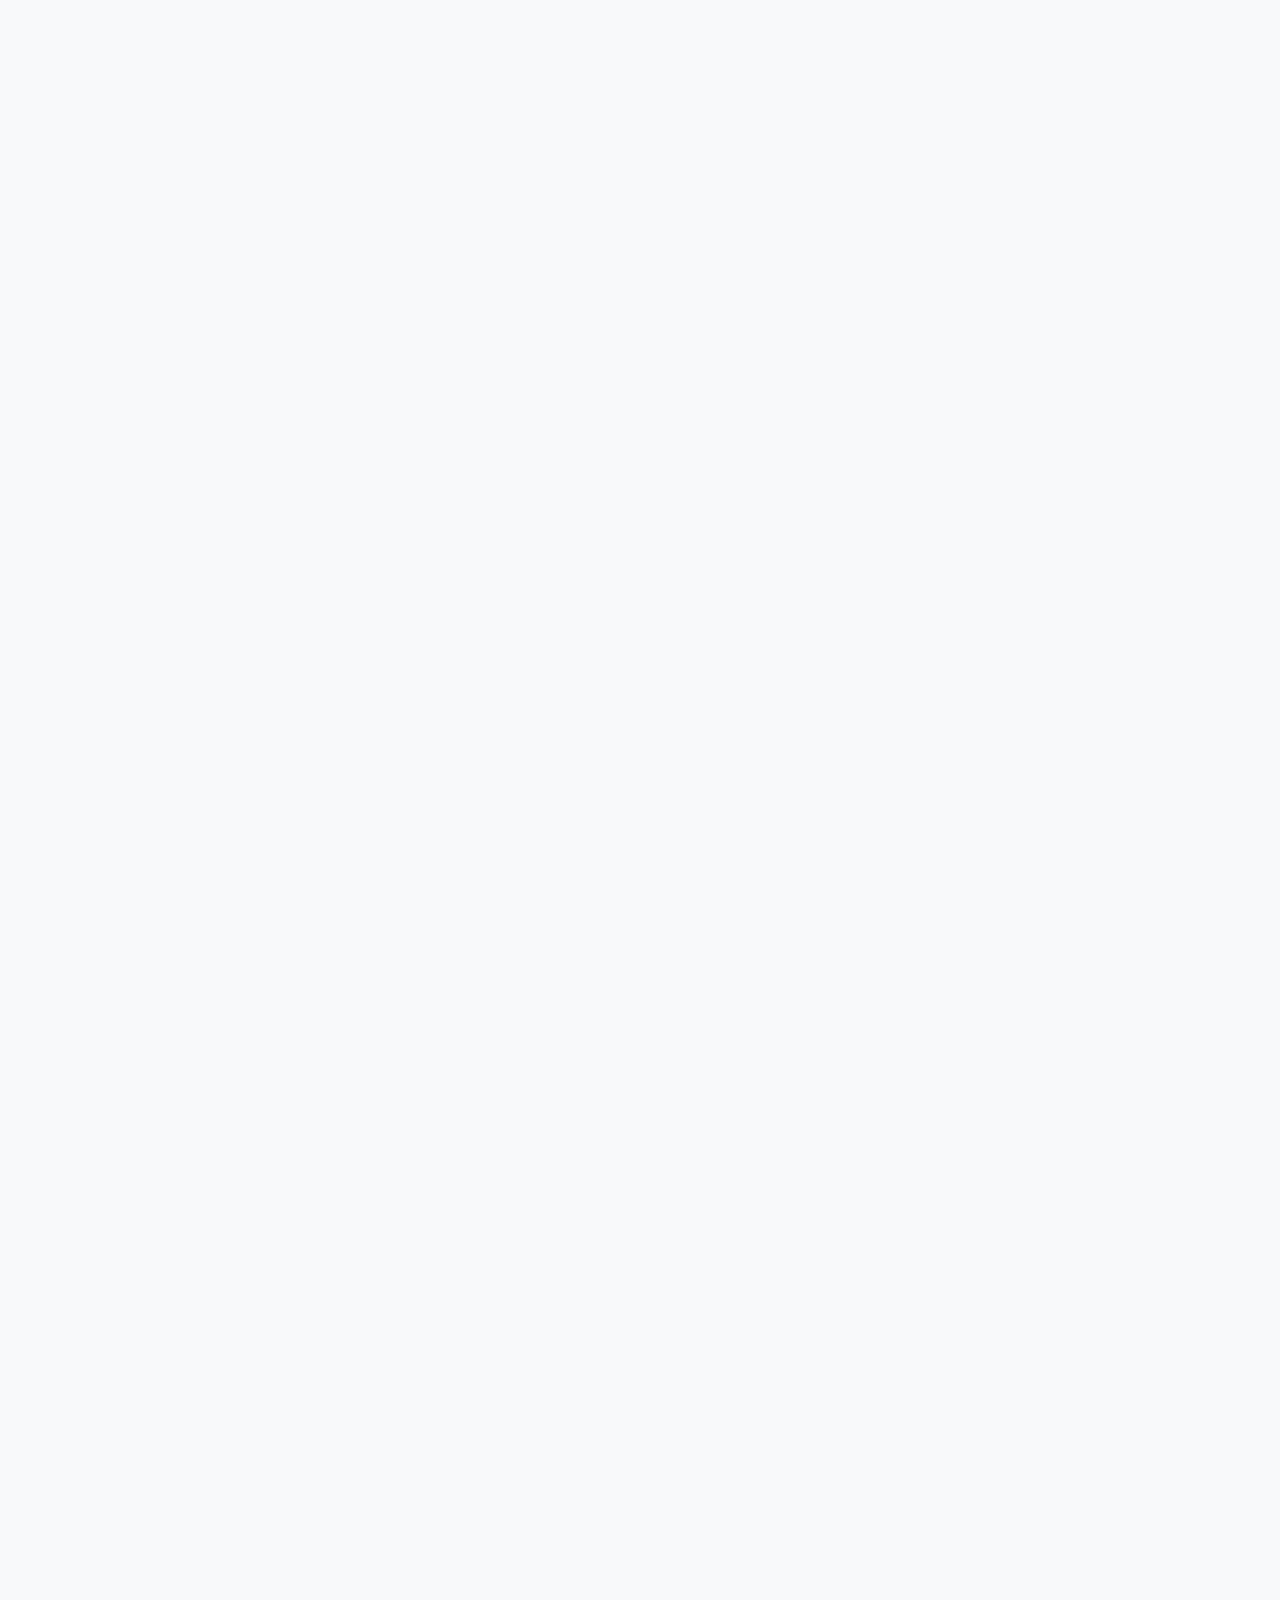
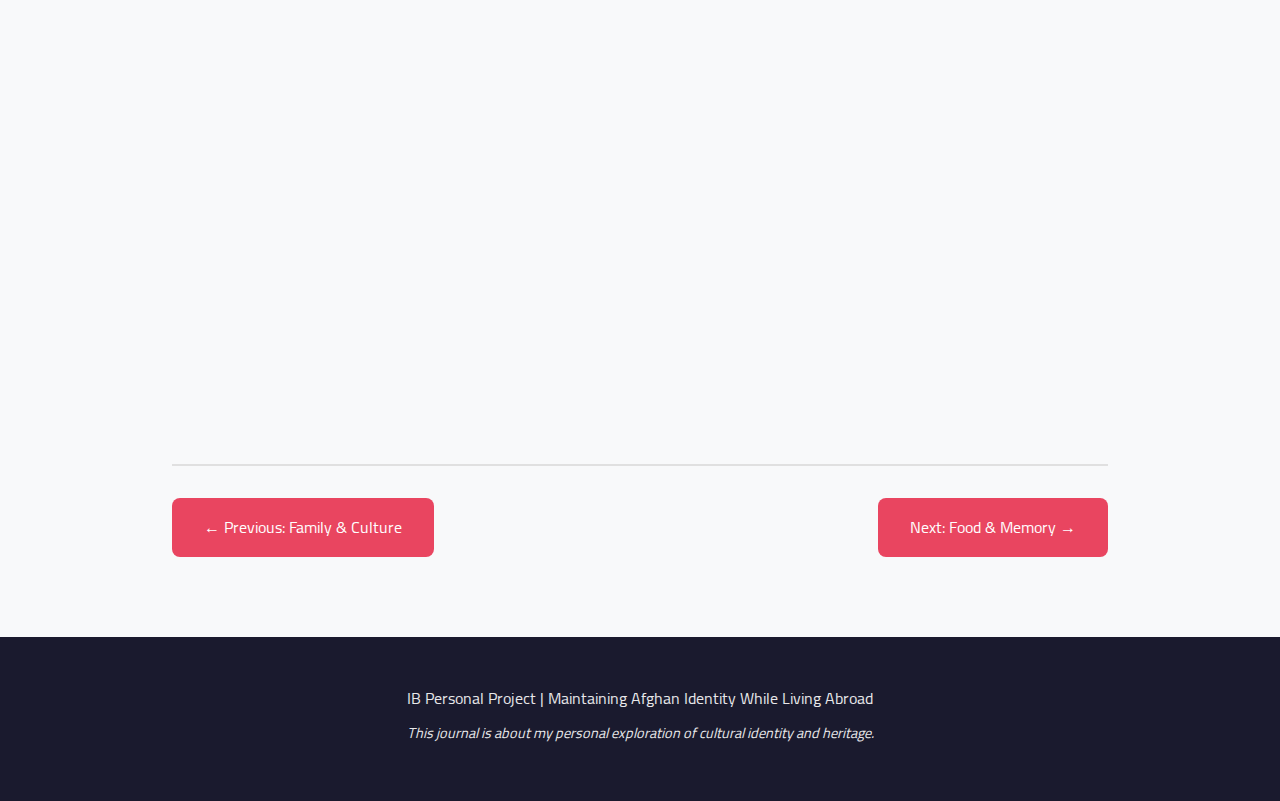
<file: task4.html>
<!DOCTYPE html>
<html lang="en">
<head>
    <meta charset="UTF-8">
    <meta name="viewport" content="width=device-width, initial-scale=1.0">
    <title>Language Connection | Maintaining Afghan Identity</title>
    <meta name="description" content="Studying language and cultural connection">
    <link rel="stylesheet" href="styles.css">
    <link rel="stylesheet" href="https://cdnjs.cloudflare.com/ajax/libs/font-awesome/6.4.0/css/all.min.css" integrity="sha512-iecdLmaskl7CVkqkXNQ/ZH/XLlvWZOJyj7Yy7tcenmpD1ypASozpmT/E0iPtmFIB46ZmdtAc9eNBvH0H/ZpiBw==" crossorigin="anonymous" referrerpolicy="no-referrer" />
</head>
<body>
    <!-- Navigation -->
    <nav class="navbar" id="navbar">
        <div class="nav-container">
            <a href="index.html" class="nav-logo">Afghan Identity</a>
            <button class="nav-toggle" id="navToggle" aria-label="Toggle navigation">
                <span></span>
                <span></span>
                <span></span>
            </button>
            <ul class="nav-menu" id="navMenu">
                <li><a href="index.html" class="nav-link"><i class="fas fa-home"></i> Home</a></li>
                <li><a href="task1.html" class="nav-link"><i class="fas fa-heart"></i> Personal Motivation</a></li>
                <li><a href="task2.html" class="nav-link"><i class="fas fa-user"></i> My Afghan Identity</a></li>
                <li><a href="task3.html" class="nav-link"><i class="fas fa-users"></i> Family & Culture</a></li>
                <li><a href="task4.html" class="nav-link active"><i class="fas fa-language"></i> Language Connection</a></li>
                <li><a href="task5.html" class="nav-link"><i class="fas fa-utensils"></i> Food & Memory</a></li>
                <li><a href="task6.html" class="nav-link"><i class="fas fa-calendar-alt"></i> Traditions Abroad</a></li>
                <li><a href="task7.html" class="nav-link"><i class="fas fa-star"></i> Core Values</a></li>
                <li><a href="task8.html" class="nav-link"><i class="fas fa-balance-scale"></i> Cultural Challenges</a></li>
                <li><a href="task9.html" class="nav-link"><i class="fas fa-shield-alt"></i> Preservation</a></li>
                <li><a href="task10.html" class="nav-link"><i class="fas fa-book-open"></i> Reflection</a></li>
            </ul>
        </div>
    </nav>

    <!-- Task Section -->
    <section class="task-section alt">
        <div class="container">
            <div class="task-header">
                <span class="task-number">04</span>
                <h2>Study Language and Cultural Connection</h2>
            </div>
            <div>
                <div class="content-card">
                <h3>Afghan Proverbs & Wisdom</h3>
                <div class="proverbs-list">
                    <div class="proverb-item">
                        <p class="proverb-english">Patience is bitter, but its fruit is sweet.</p>
                        <p class="proverb-dari">صبر تلخ است، اما میوه‌اش شیرین است.</p>
                    </div>
                    <div class="proverb-item">
                        <p class="proverb-english">A person lives by hope.</p>
                        <p class="proverb-dari">آدمی به امید زنده است.</p>
                    </div>
                    <div class="proverb-item">
                        <p class="proverb-english">The bigger the roof, the more snow it carries.</p>
                        <p class="proverb-dari">هر که بامش بیش، برفش بیشتر.</p>
                    </div>
                    <div class="proverb-item">
                        <p class="proverb-english">A pure heart finds the way.</p>
                        <p class="proverb-dari">دل پاک، راه را پیدا می‌کند.</p>
                    </div>
                    <div class="proverb-item">
                        <p class="proverb-english">After every night, there is a morning.</p>
                        <p class="proverb-dari">بعد از هر شب، صبحی هست.</p>
                    </div>
                </div>
            </div>
            <div class="task-content">
                <div class="content-card">
                    <h3>Afghan Languages in My Family</h3>
                    <p>My family primarily uses Dari (also known as Afghan Persian) at home, with some Pashto words and expressions mixed in. My grandparents speak both languages fluently, having grown up in Afghanistan, while my parents are more comfortable in Dari but understand Pashto.</p>
                </div>
                <div class="content-card">
                    <h3>When and Why Language is Spoken</h3>
                    <p>Dari is our default language at home, especially during family meals and gatherings. It's used for:</p>
                    <ul>
                        <li>Daily conversations between family members</li>
                        <li>Expressing emotions and cultural concepts</li>
                        <li>Religious expressions and prayers</li>
                        <li>Storytelling and sharing family history</li>
                        <li>Maintaining connection with extended family members</li>
                    </ul>
                    <p>My parents use Dari at home on purpose so I keep the language, even though I speak English and German better because of school and daily life outside home.</p>
                </div>
                <div class="content-card highlight">
                    <h3>Words and Phrases with Cultural Meaning</h3>
                    <div class="language-examples">
                        <div class="language-item">
                            <h4>مهمان نوازی (Mehman Nawazi)</h4>
                            <p><strong>Translation:</strong> Hospitality</p>
                            <p><strong>Cultural Meaning:</strong> This is not just about being polite to guests. It is an important Afghan value. It means doing extra things to make guests feel welcome, comfortable, and special. It is a duty and something to be proud of.</p>
                        </div>
                        <div class="language-item">
                            <h4>ننگ (Nang)</h4>
                            <p><strong>Translation:</strong> Honor</p>
                            <p><strong>Cultural Meaning:</strong> This word is very important in our culture. It means personal and family honor. It affects how people behave, make decisions, and interact with others in ways that the English word "honor" does not fully explain.</p>
                        </div>
                        <div class="language-item">
                            <h4>صبر (Sabr)</h4>
                            <p><strong>Translation:</strong> Patience/Perseverance</p>
                            <p><strong>Cultural Meaning:</strong> This is more than just patience. It means being able to face difficult times with dignity and faith. It is a quality that Afghan people value very much, especially because of Afghanistan's history.</p>
                        </div>
                        <div class="language-item">
                            <h4>خانواده (Khanawada)</h4>
                            <p><strong>Translation:</strong> Family</p>
                            <p><strong>Cultural Meaning:</strong> This means more than just parents and children. It includes all family members, like aunts, uncles, and cousins. It shows how important family connections, support, and unity are in Afghan culture.</p>
                        </div>
                        <div class="language-item">
                            <h4>احترام (Ehtram)</h4>
                            <p><strong>Translation:</strong> Respect</p>
                            <p><strong>Cultural Meaning:</strong> This especially means respect for older people. This is very important and shown through language (using formal words), actions, and making decisions that consider what older people think.</p>
                        </div>
                    </div>
                </div>
                <div class="content-card">
                    <h3>What is Lost When Language is Not Used</h3>
                    <p>When I don't use Dari regularly, I lose:</p>
                    <ul>
                        <li><strong>Emotional Expression:</strong> Some feelings and ideas do not translate well. When I express love, respect, or cultural pride in Dari, it feels different than in English.</li>
                        <li><strong>Cultural Details:</strong> Proverbs, expressions, and cultural references that only make sense in the original language.</li>
                        <li><strong>Connection to Literature and Poetry:</strong> Afghan poetry and literature lose their beauty and meaning when translated to other languages.</li>
                        <li><strong>Talking with Older Family:</strong> The ability to fully talk with older family members who are more comfortable speaking Dari.</li>
                        <li><strong>Cultural Identity:</strong> Language is a main way of showing that you belong to a cultural group.</li>
                    </ul>
                </div>
            </div>
            <div class="task-navigation">
                <a href="task3.html" class="nav-button">← Previous: Family & Culture</a>
                <a href="task5.html" class="nav-button">Next: Food & Memory →</a>
            </div>
        </div>
    </section>

    <!-- Footer -->
    <footer class="footer">
        <div class="container">
            <p>IB Personal Project | Maintaining Afghan Identity While Living Abroad</p>
            <p class="footer-note">This journal is about my personal exploration of cultural identity and heritage.</p>
        </div>
    </footer>

    <script src="script.js"></script>
</body>
</html>
</file>
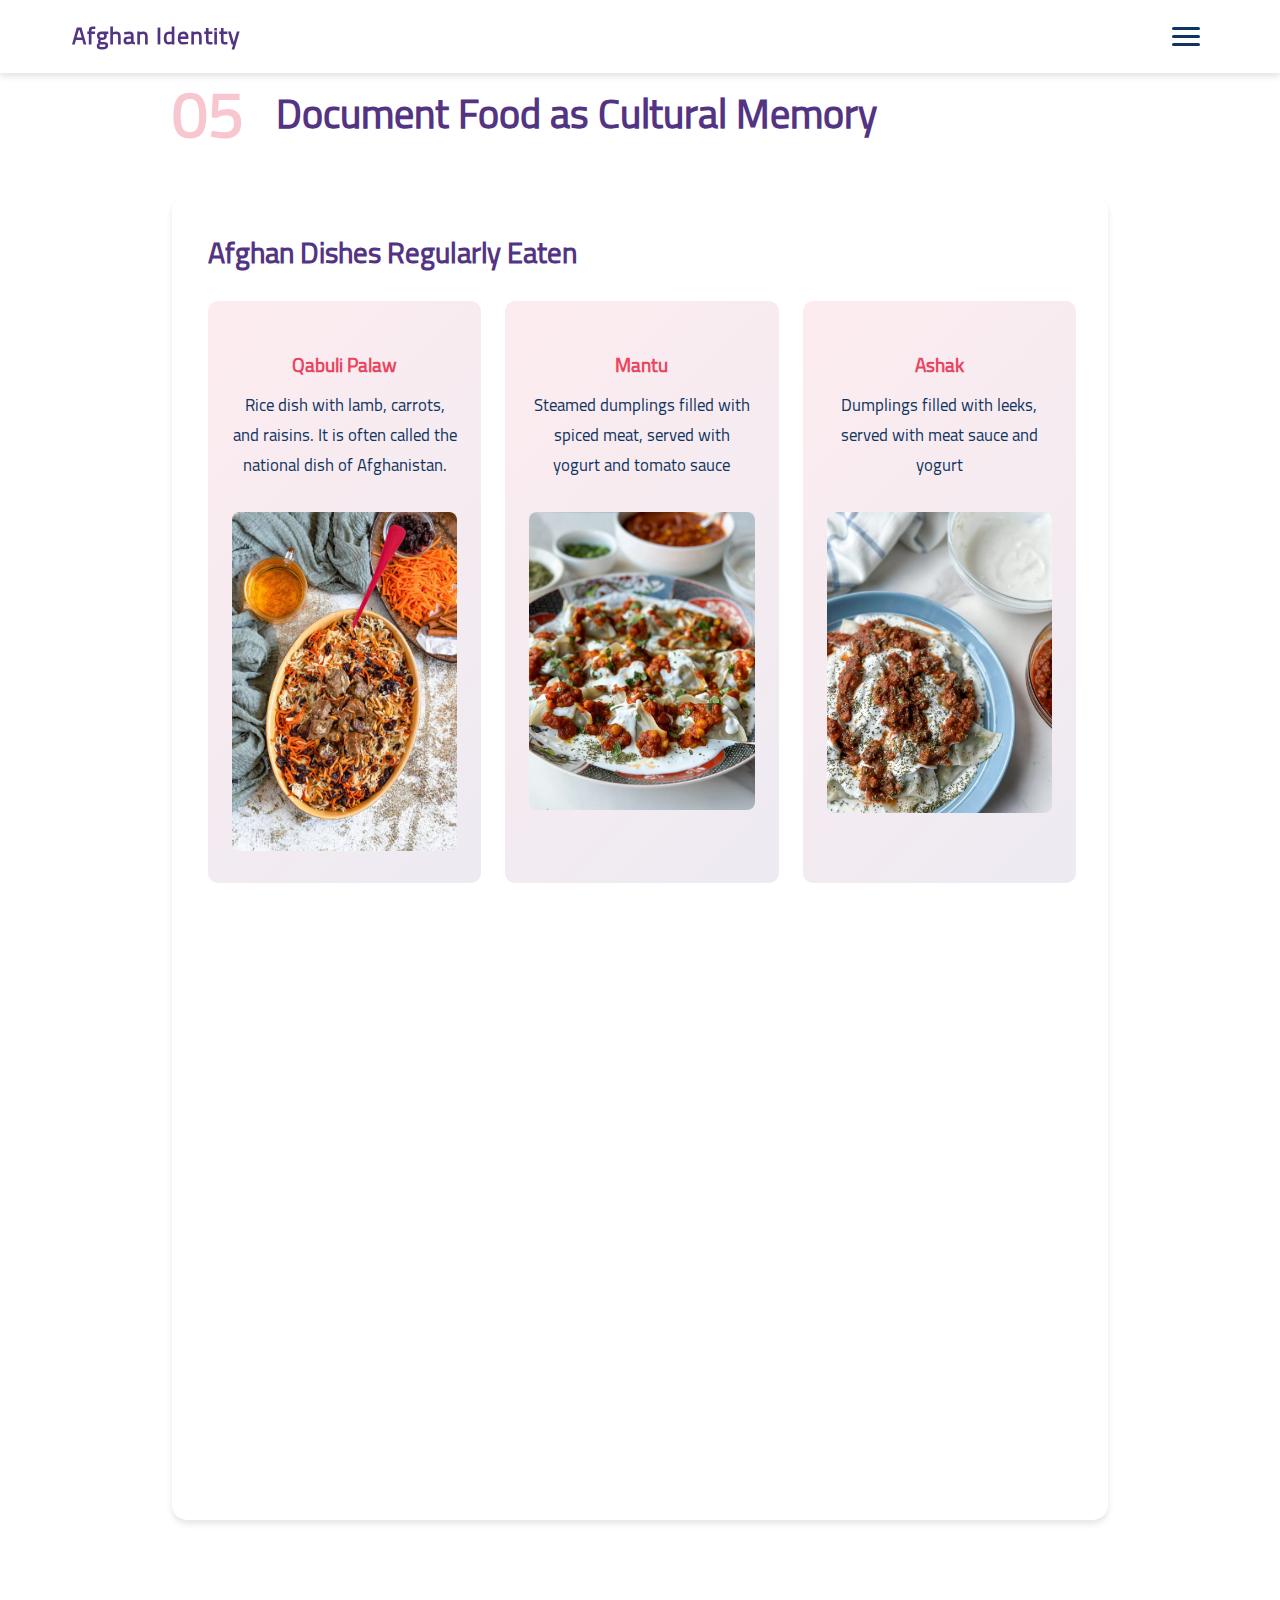
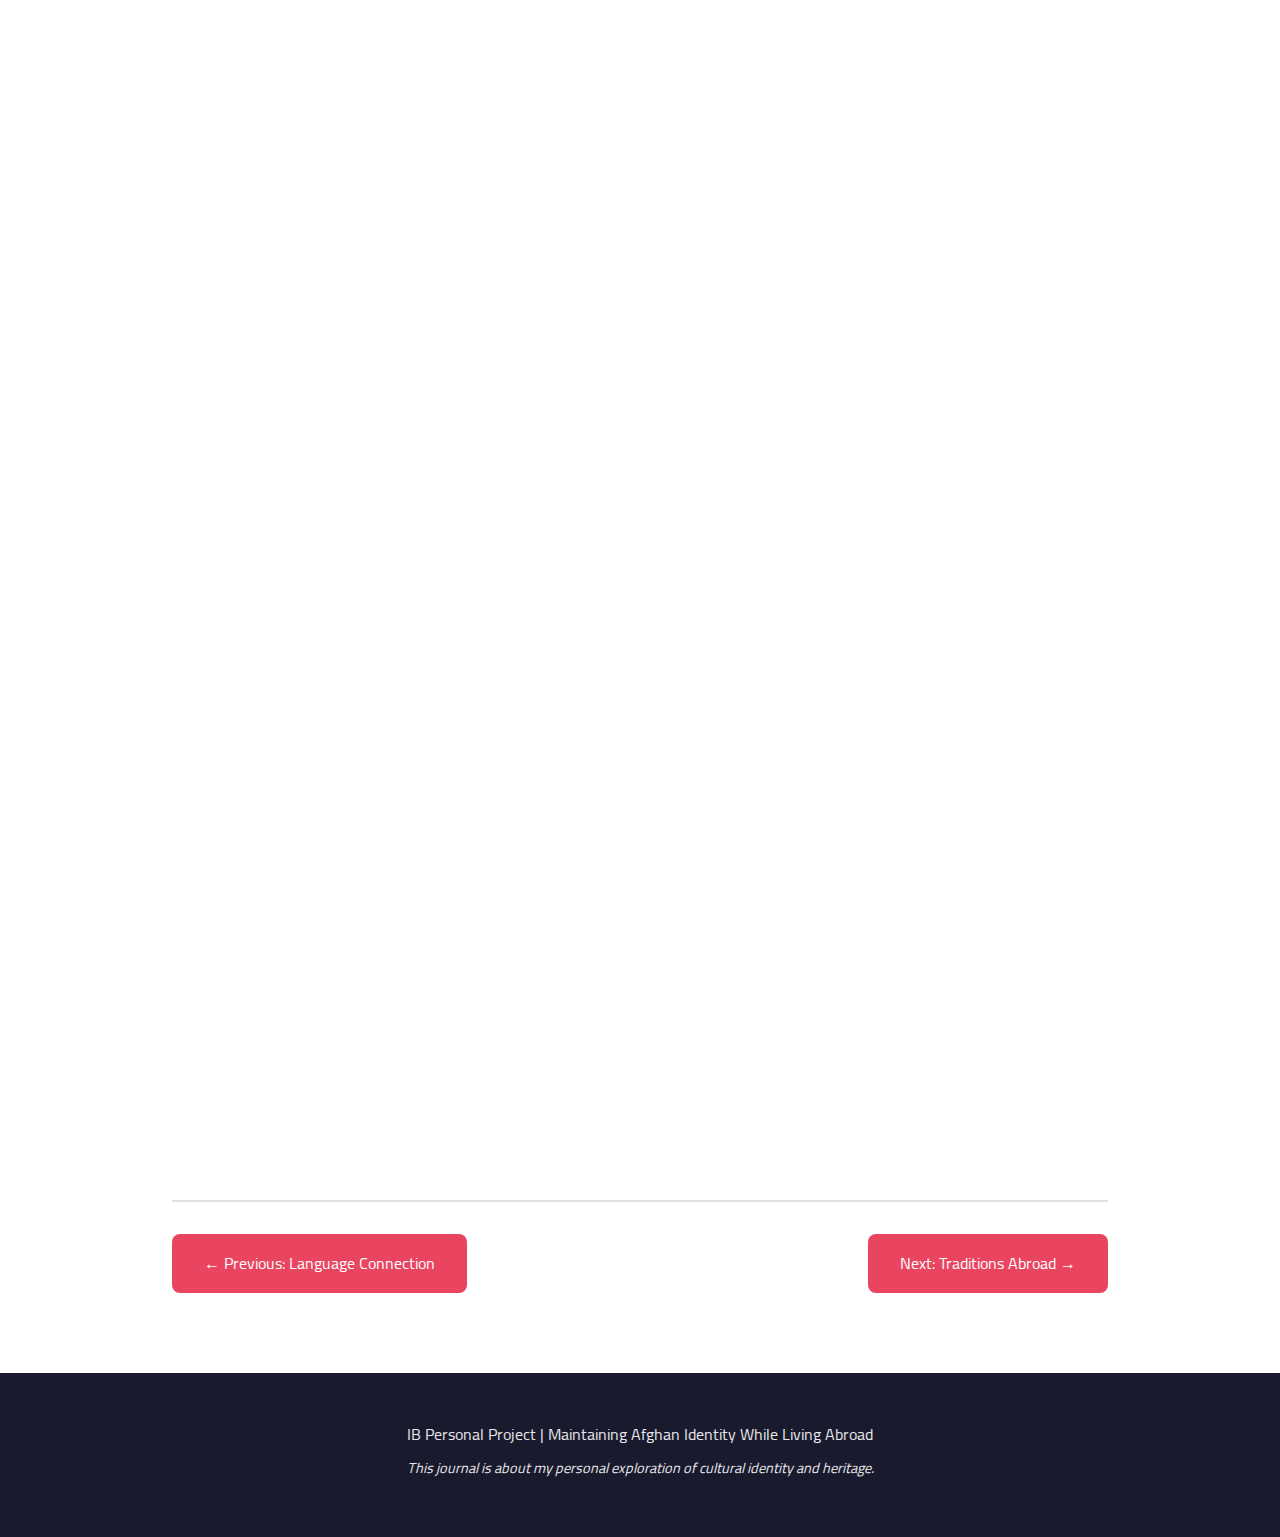
<file: task5.html>
<!DOCTYPE html>
<html lang="en">
<head>
    <meta charset="UTF-8">
    <meta name="viewport" content="width=device-width, initial-scale=1.0">
    <title>Food & Memory | Maintaining Afghan Identity</title>
    <meta name="description" content="Documenting food as cultural memory">
    <link rel="stylesheet" href="styles.css">
    <link rel="stylesheet" href="https://cdnjs.cloudflare.com/ajax/libs/font-awesome/6.4.0/css/all.min.css" integrity="sha512-iecdLmaskl7CVkqkXNQ/ZH/XLlvWZOJyj7Yy7tcenmpD1ypASozpmT/E0iPtmFIB46ZmdtAc9eNBvH0H/ZpiBw==" crossorigin="anonymous" referrerpolicy="no-referrer" />
</head>
<body>
    <!-- Navigation -->
    <nav class="navbar" id="navbar">
        <div class="nav-container">
            <a href="index.html" class="nav-logo">Afghan Identity</a>
            <button class="nav-toggle" id="navToggle" aria-label="Toggle navigation">
                <span></span>
                <span></span>
                <span></span>
            </button>
            <ul class="nav-menu" id="navMenu">
                <li><a href="index.html" class="nav-link"><i class="fas fa-home"></i> Home</a></li>
                <li><a href="task1.html" class="nav-link"><i class="fas fa-heart"></i> Personal Motivation</a></li>
                <li><a href="task2.html" class="nav-link"><i class="fas fa-user"></i> My Afghan Identity</a></li>
                <li><a href="task3.html" class="nav-link"><i class="fas fa-users"></i> Family & Culture</a></li>
                <li><a href="task4.html" class="nav-link"><i class="fas fa-language"></i> Language Connection</a></li>
                <li><a href="task5.html" class="nav-link active"><i class="fas fa-utensils"></i> Food & Memory</a></li>
                <li><a href="task6.html" class="nav-link"><i class="fas fa-calendar-alt"></i> Traditions Abroad</a></li>
                <li><a href="task7.html" class="nav-link"><i class="fas fa-star"></i> Core Values</a></li>
                <li><a href="task8.html" class="nav-link"><i class="fas fa-balance-scale"></i> Cultural Challenges</a></li>
                <li><a href="task9.html" class="nav-link"><i class="fas fa-shield-alt"></i> Preservation</a></li>
                <li><a href="task10.html" class="nav-link"><i class="fas fa-book-open"></i> Reflection</a></li>
            </ul>
        </div>
    </nav>

    <!-- Task Section -->
    <section class="task-section">
        <div class="container">
            <div class="task-header">
                <span class="task-number">05</span>
                <h2>Document Food as Cultural Memory</h2>
            </div>
            <div class="task-content">
                <div class="content-card">
                    <h3>Afghan Dishes Regularly Eaten</h3>
                    <div class="food-grid">
                        <div class="food-item">
                            <h4>Qabuli Palaw</h4>
                            <p>Rice dish with lamb, carrots, and raisins. It is often called the national dish of Afghanistan.</p>
                            <img src="assets/qabuli-palaw.jpeg" alt="Qabuli Palaw" class="food-image">
                        </div>
                        <div class="food-item">
                            <h4>Mantu</h4>
                            <p>Steamed dumplings filled with spiced meat, served with yogurt and tomato sauce</p>
                            <img src="assets/mantu.jpg" alt="Mantu" class="food-image">
                        </div>
                        <div class="food-item">
                            <h4>Ashak</h4>
                            <p>Dumplings filled with leeks, served with meat sauce and yogurt</p>
                            <img src="assets/ashak.jpg" alt="Ashak" class="food-image">
                        </div>
                        <div class="food-item">
                            <h4>Boulanee</h4>
                            <p>Fried turnovers filled with potatoes or leeks, often eaten during gatherings</p>
                            <img src="assets/bolani.jpg" alt="Boulanee" class="food-image">
                        </div>
                        <div class="food-item">
                            <h4>Kebabs</h4>
                            <p>Grilled meat, usually lamb or chicken, marinated with Afghan spices</p>
                            <img src="assets/kebab.jpg" alt="Kebab" class="food-image">
                        </div>
                        <div class="food-item">
                            <h4>Shorwa</h4>
                            <p>Traditional soup with meat and vegetables, often served as a starter</p>
                            <img src="assets/shorwa.jpg" alt="Shorwa" class="food-image">
                        </div>
                    </div>
                </div>
                <div class="content-card">
                    <h3>When and Why These Foods Are Prepared</h3>
                    <p><strong>Special Occasions:</strong> We make qabuli palaw for Eid celebrations, family gatherings, and when we have important guests. It is a dish of honor and celebration.</p>
                    <p><strong>Weekly Traditions:</strong> Every Friday, we have a family dinner with traditional dishes. This creates a regular time for cultural practice and family bonding.</p>
                    <p><strong>Religious Holidays:</strong> During Eid, my mother and grandmother spend days preparing different traditional dishes. Cooking becomes a family activity that brings everyone together.</p>
                </div>
                <div class="content-card highlight">
                    <h3>Cultural Meaning of Food</h3>
                    <p><strong>Hospitality:</strong> Preparing and sharing food is the main way my family shows hospitality. When guests arrive, we offer food immediately. Refusing food is considered impolite. This shows the Afghan value of mehman nawazi.</p>
                    <p><strong>Celebration:</strong> Special dishes mark important moments like birthdays, achievements, and religious holidays. Food becomes a way of honoring special occasions and people.</p>
                    <p><strong>Family Connection:</strong> Cooking together, especially with my grandmother, is a way of learning and keeping traditions. Recipes are not just written down. They are passed through showing and shared experience.</p>
                    <p><strong>Cultural Identity:</strong> Eating Afghan food regularly, even while living abroad, is a real way of staying connected to our cultural heritage. The smells, tastes, and ways of preparing food connect us to generations of Afghan cooks.</p>
                </div>
                <div class="content-card">
                    <h3>Cooking and Eating Together as Cultural Acts</h3>
                    <p>When my grandmother teaches me to make mantu, she is not just teaching me a recipe. She shares stories about when she learned it, how her mother made it, and when it was served. The kitchen becomes a place where culture is passed from one generation to the next.</p>
                    <p>Family meals are never rushed. They are times for conversation, sharing news, discussing problems, and making family bonds stronger. Eating together, taking time for meals, and using them as social occasions is itself a cultural practice. This is different from the fast eating habits I see in some other cultures.</p>
                </div>
            </div>
            <div class="task-navigation">
                <a href="task4.html" class="nav-button">← Previous: Language Connection</a>
                <a href="task6.html" class="nav-button">Next: Traditions Abroad →</a>
            </div>
        </div>
    </section>

    <!-- Footer -->
    <footer class="footer">
        <div class="container">
            <p>IB Personal Project | Maintaining Afghan Identity While Living Abroad</p>
            <p class="footer-note">This journal is about my personal exploration of cultural identity and heritage.</p>
        </div>
    </footer>

    <script src="script.js"></script>
</body>
</html>
</file>
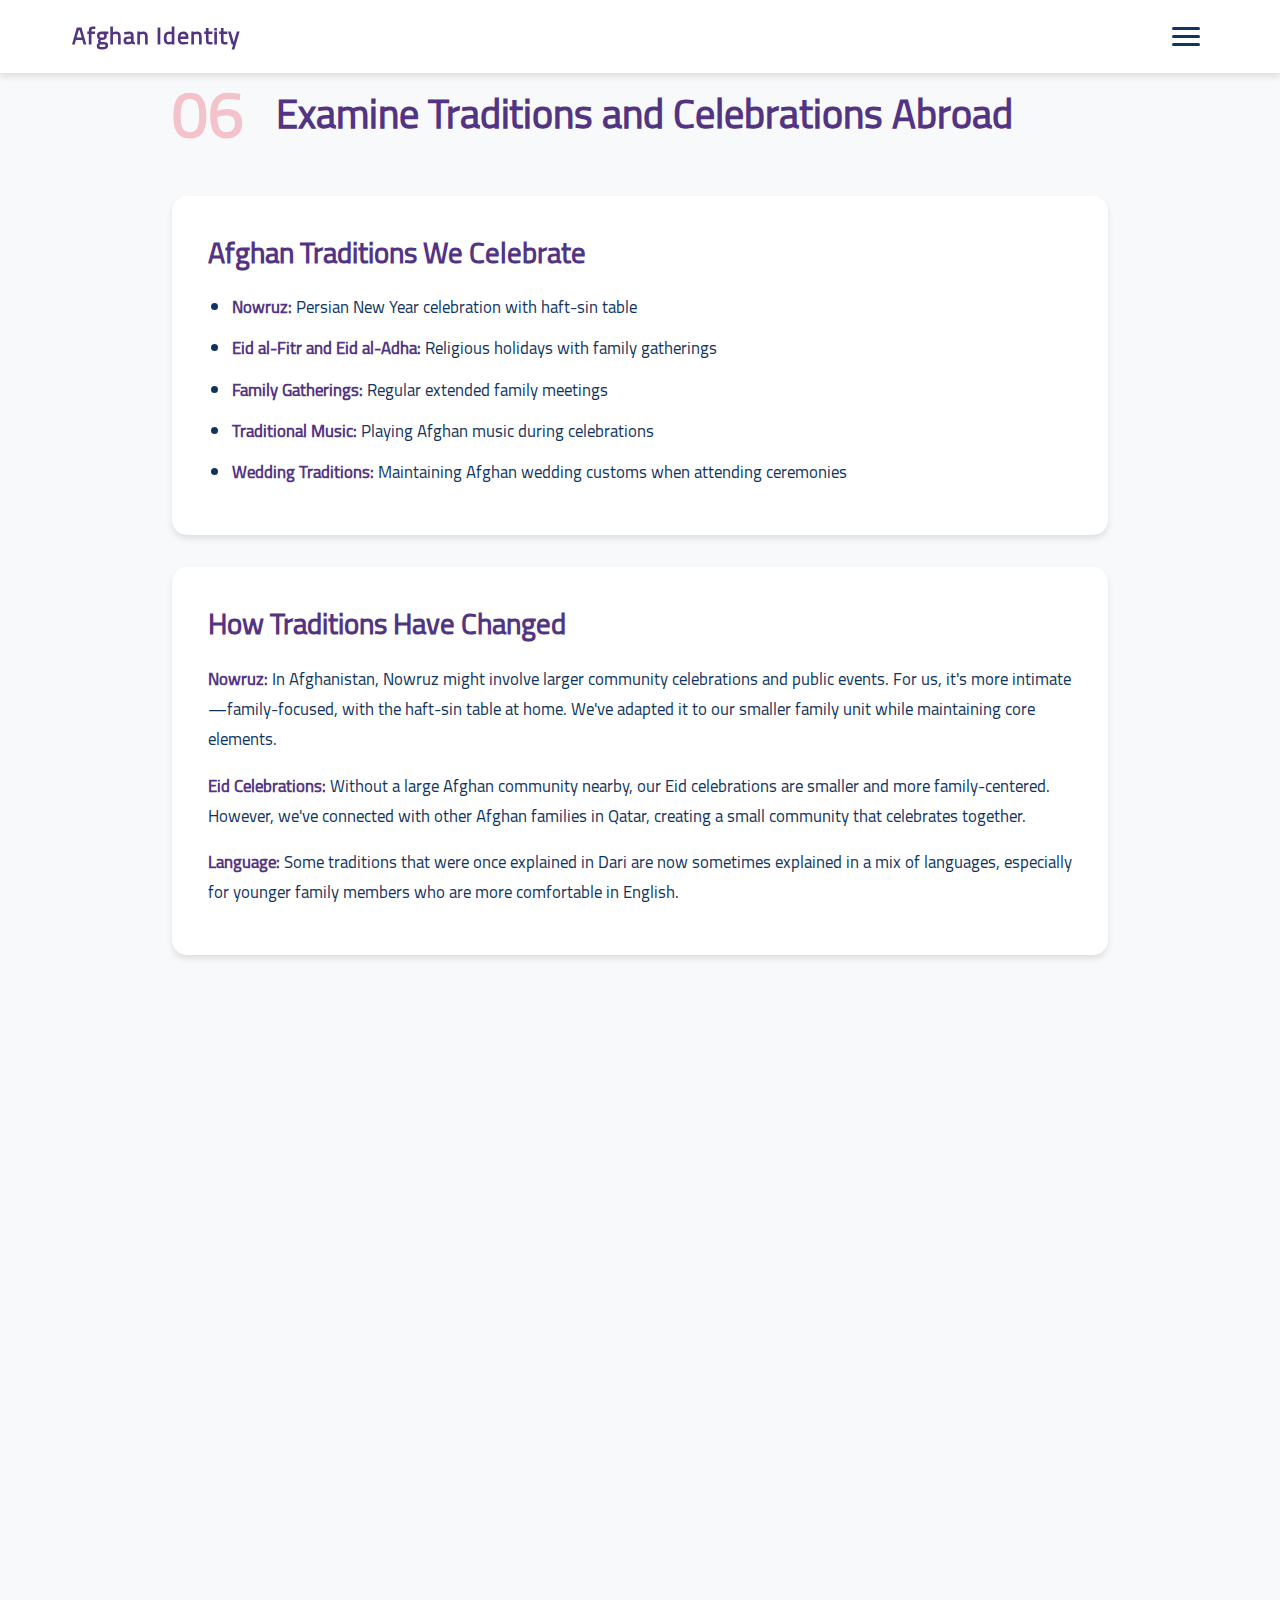
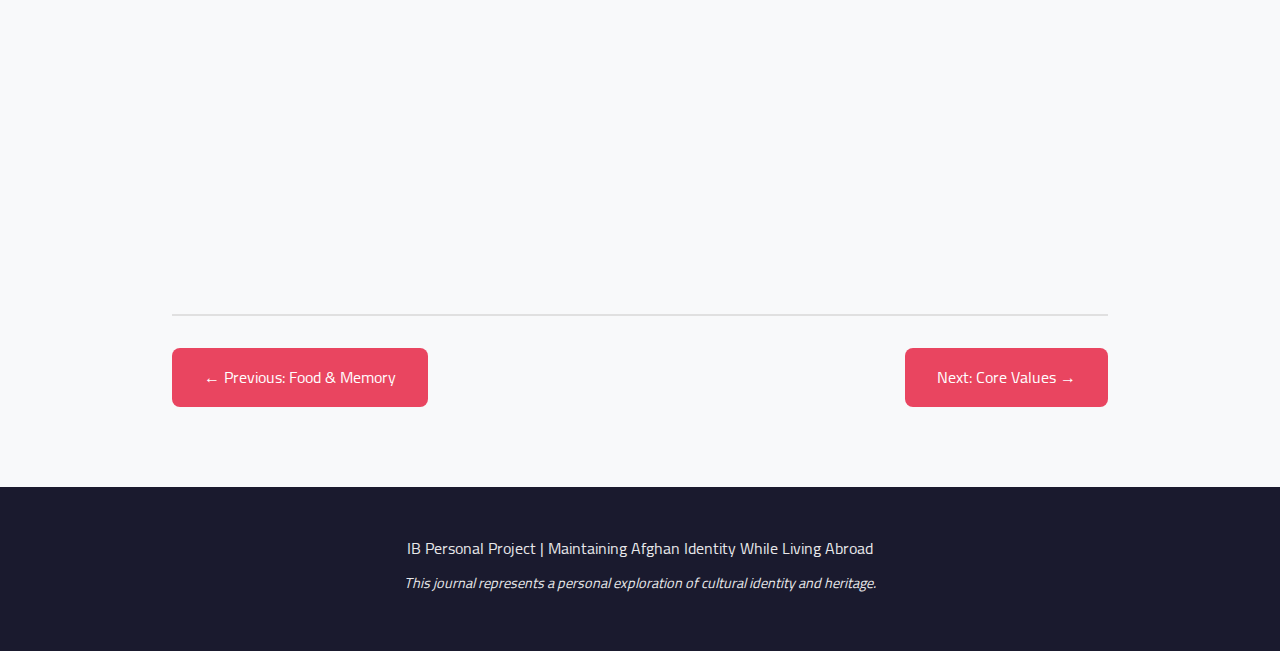
<file: task6.html>
<!DOCTYPE html>
<html lang="en">
<head>
    <meta charset="UTF-8">
    <meta name="viewport" content="width=device-width, initial-scale=1.0">
    <title>Traditions Abroad | Maintaining Afghan Identity</title>
    <meta name="description" content="Examining traditions and celebrations abroad">
    <link rel="stylesheet" href="styles.css">
    <link rel="preconnect" href="https://fonts.googleapis.com">
    <link rel="preconnect" href="https://fonts.gstatic.com" crossorigin>
    <link href="https://fonts.googleapis.com/css2?family=Inter:wght@300;400;500;600;700&family=Playfair+Display:wght@400;600&display=swap" rel="stylesheet">
</head>
<body>
    <!-- Navigation -->
    <nav class="navbar" id="navbar">
        <div class="nav-container">
            <a href="index.html" class="nav-logo">Afghan Identity</a>
            <button class="nav-toggle" id="navToggle" aria-label="Toggle navigation">
                <span></span>
                <span></span>
                <span></span>
            </button>
            <ul class="nav-menu" id="navMenu">
                <li><a href="index.html" class="nav-link">Home</a></li>
                <li><a href="task1.html" class="nav-link">Personal Motivation</a></li>
                <li><a href="task2.html" class="nav-link">My Afghan Identity</a></li>
                <li><a href="task3.html" class="nav-link">Family & Culture</a></li>
                <li><a href="task4.html" class="nav-link">Language Connection</a></li>
                <li><a href="task5.html" class="nav-link">Food & Memory</a></li>
                <li><a href="task6.html" class="nav-link active">Traditions Abroad</a></li>
                <li><a href="task7.html" class="nav-link">Core Values</a></li>
                <li><a href="task8.html" class="nav-link">Cultural Challenges</a></li>
                <li><a href="task9.html" class="nav-link">Preservation</a></li>
                <li><a href="task10.html" class="nav-link">Reflection</a></li>
            </ul>
        </div>
    </nav>

    <!-- Task Section -->
    <section class="task-section alt">
        <div class="container">
            <div class="task-header">
                <span class="task-number">06</span>
                <h2>Examine Traditions and Celebrations Abroad</h2>
            </div>
            <div class="task-content">
                <div class="content-card">
                    <h3>Afghan Traditions We Celebrate</h3>
                    <ul>
                        <li><strong>Nowruz:</strong> Persian New Year celebration with haft-sin table</li>
                        <li><strong>Eid al-Fitr and Eid al-Adha:</strong> Religious holidays with family gatherings</li>
                        <li><strong>Family Gatherings:</strong> Regular extended family meetings</li>
                        <li><strong>Traditional Music:</strong> Playing Afghan music during celebrations</li>
                        <li><strong>Wedding Traditions:</strong> Maintaining Afghan wedding customs when attending ceremonies</li>
                    </ul>
                </div>
                <div class="content-card">
                    <h3>How Traditions Have Changed</h3>
                    <p><strong>Nowruz:</strong> In Afghanistan, Nowruz might involve larger community celebrations and public events. For us, it's more intimate—family-focused, with the haft-sin table at home. We've adapted it to our smaller family unit while maintaining core elements.</p>
                    <p><strong>Eid Celebrations:</strong> Without a large Afghan community nearby, our Eid celebrations are smaller and more family-centered. However, we've connected with other Afghan families in Qatar, creating a small community that celebrates together.</p>
                    <p><strong>Language:</strong> Some traditions that were once explained in Dari are now sometimes explained in a mix of languages, especially for younger family members who are more comfortable in English.</p>
                </div>
                <div class="two-column">
                    <div class="content-card">
                        <h3>Easier to Maintain</h3>
                        <ul>
                            <li>Family meals and cooking traditions (can be done anywhere)</li>
                            <li>Religious practices and prayers</li>
                            <li>Language use at home</li>
                            <li>Storytelling and oral history</li>
                            <li>Values and behavioral norms</li>
                        </ul>
                    </div>
                    <div class="content-card">
                        <h3>Harder to Maintain</h3>
                        <ul>
                            <li>Large community celebrations</li>
                            <li>Connection to extended family in Afghanistan</li>
                            <li>Traditional clothing in daily life</li>
                            <li>Participation in Afghan cultural events</li>
                            <li>Understanding of regional variations in traditions</li>
                        </ul>
                    </div>
                </div>
                <div class="content-card highlight">
                    <h3>Impact on Sense of Belonging</h3>
                    <p>Celebrating traditions abroad creates a complex sense of belonging. On one hand, maintaining these traditions makes me feel connected to my Afghan heritage and family. On the other hand, the adaptations and smaller scale sometimes make me feel like I'm experiencing a "watered down" version of the culture.</p>
                    <p>However, I've come to realize that adaptation doesn't mean loss—it means the culture is alive and evolving. My family's way of celebrating Nowruz in Qatar is still authentically Afghan, just adapted to our circumstances. This has taught me that cultural identity isn't about perfectly replicating traditions, but about maintaining their meaning and significance while adapting to new contexts.</p>
                    <p>The challenge is balancing between preserving authenticity and adapting to practical realities. This tension itself has become part of my identity—I'm Afghan, but I'm also someone who has learned to maintain that identity across different countries and contexts.</p>
                </div>
            </div>
            <div class="task-navigation">
                <a href="task5.html" class="nav-button">← Previous: Food & Memory</a>
                <a href="task7.html" class="nav-button">Next: Core Values →</a>
            </div>
        </div>
    </section>

    <!-- Footer -->
    <footer class="footer">
        <div class="container">
            <p>IB Personal Project | Maintaining Afghan Identity While Living Abroad</p>
            <p class="footer-note">This journal represents a personal exploration of cultural identity and heritage.</p>
        </div>
    </footer>

    <script src="script.js"></script>
</body>
</html>
</file>
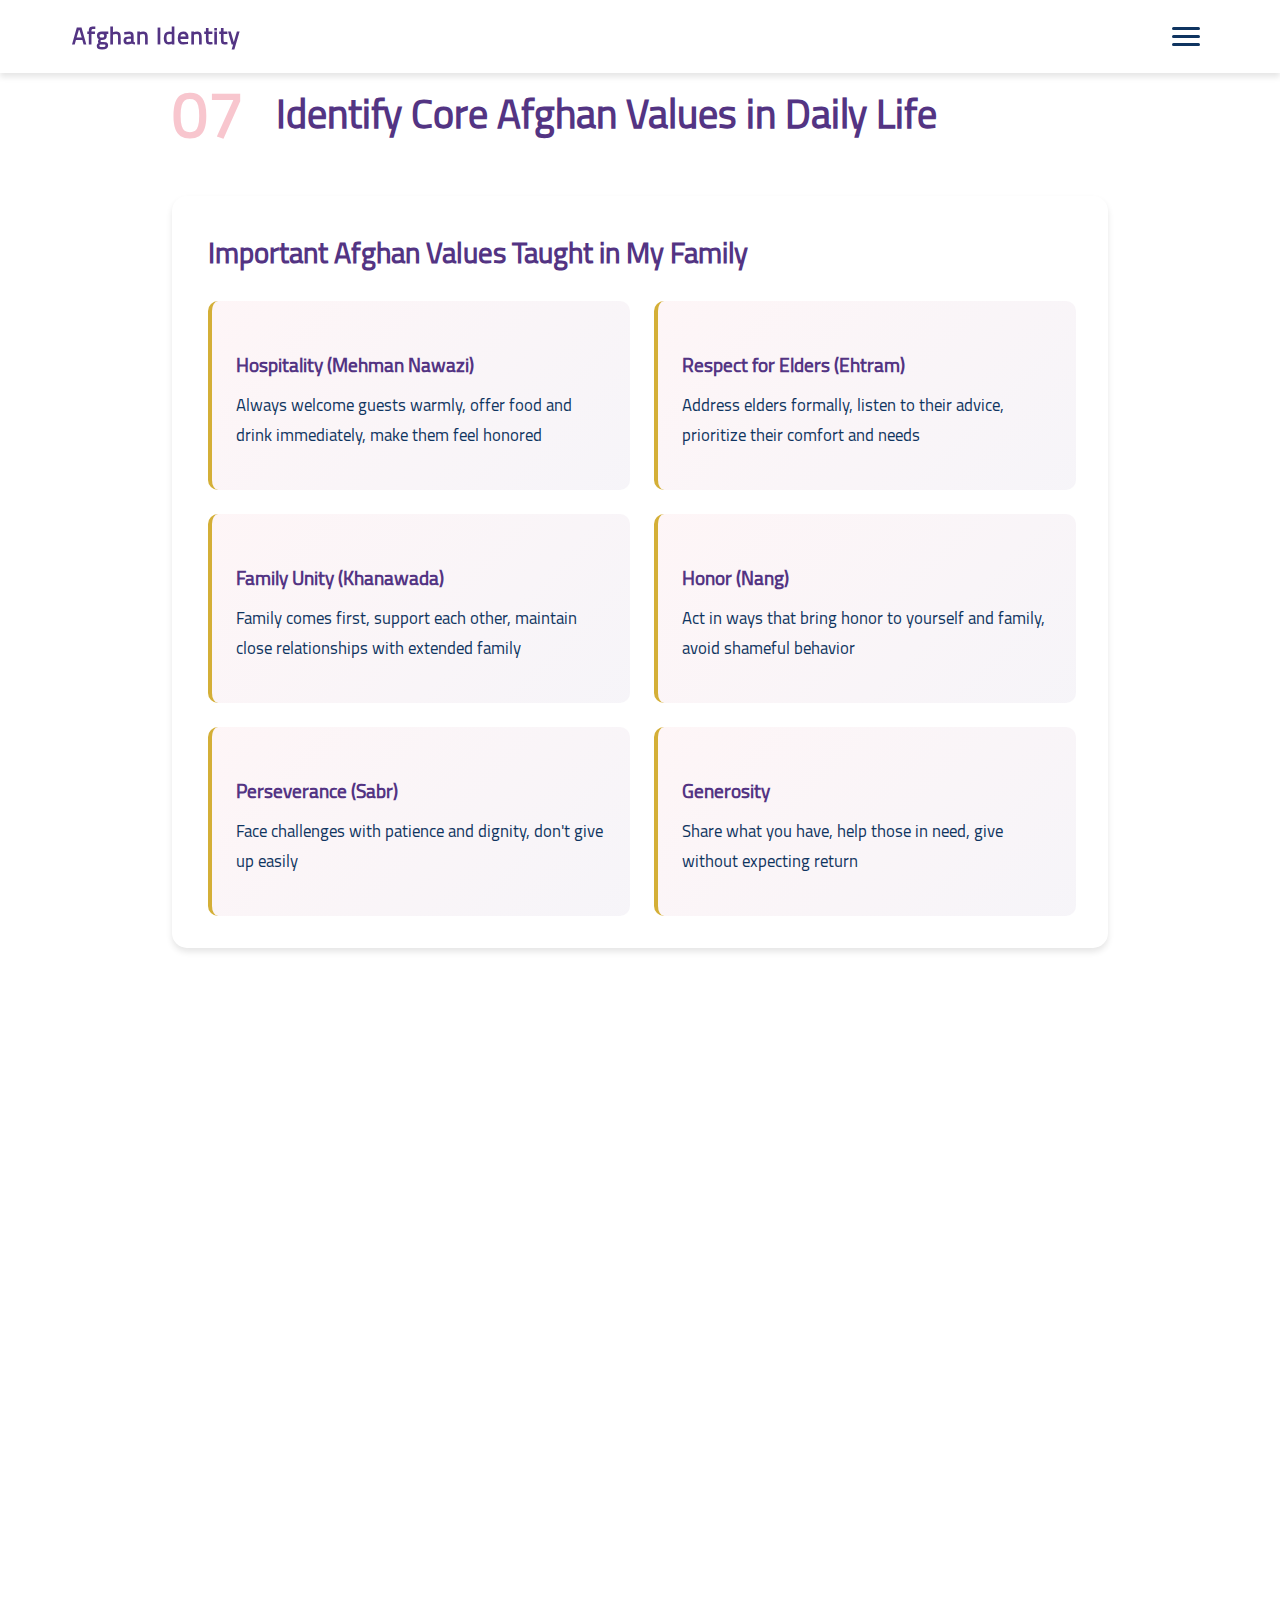
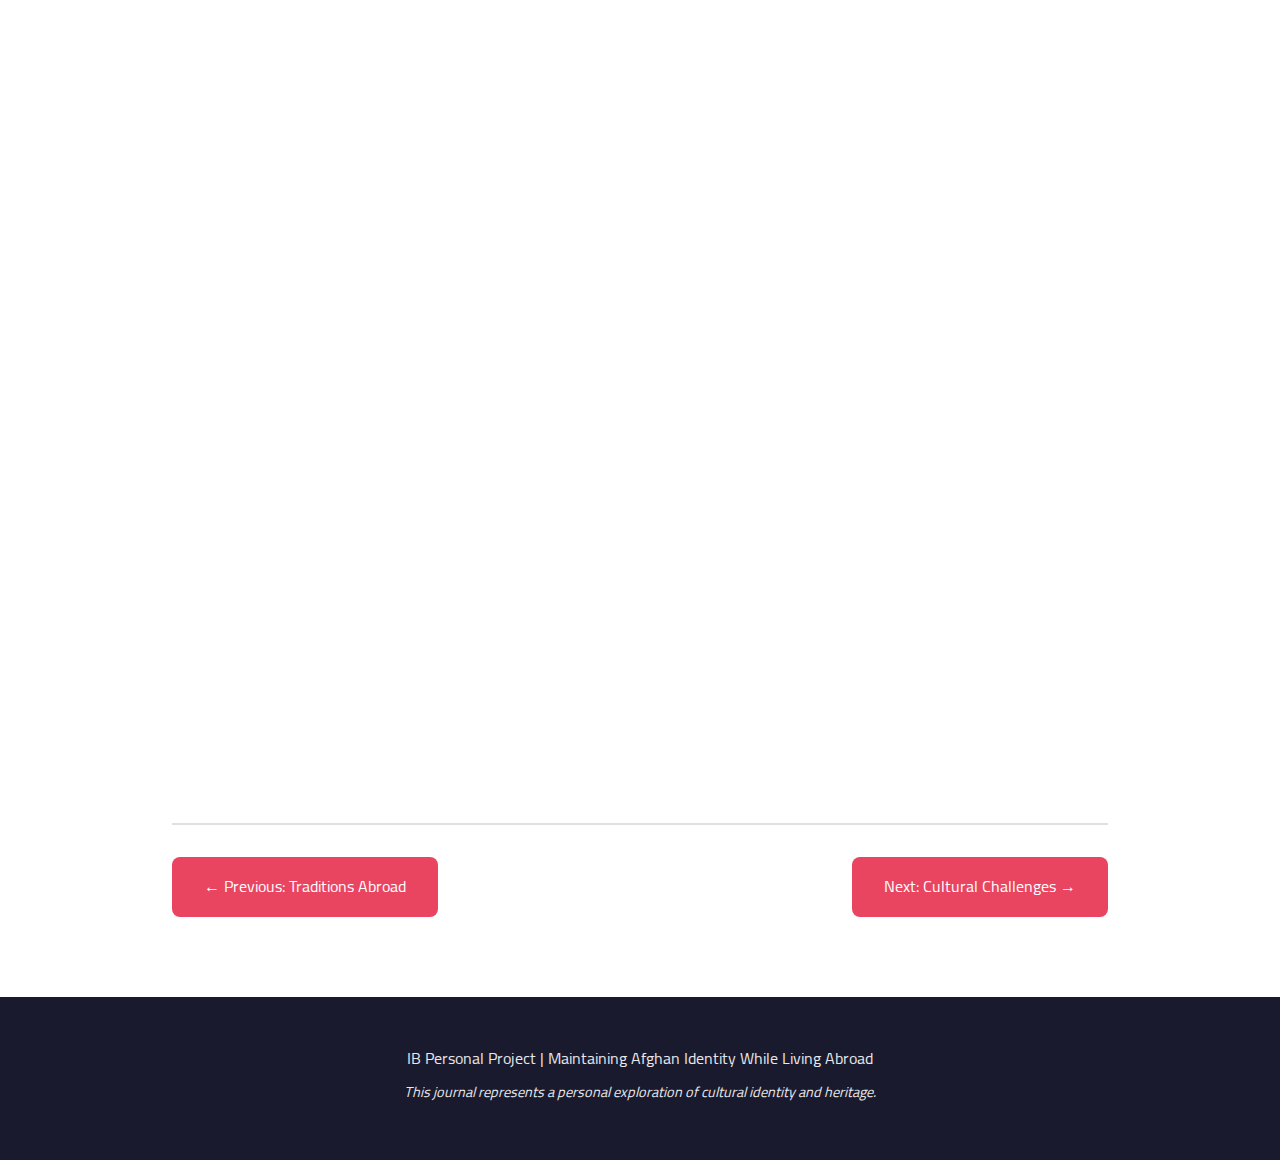
<file: task7.html>
<!DOCTYPE html>
<html lang="en">
<head>
    <meta charset="UTF-8">
    <meta name="viewport" content="width=device-width, initial-scale=1.0">
    <title>Core Values | Maintaining Afghan Identity</title>
    <meta name="description" content="Identifying core Afghan values in daily life">
    <link rel="stylesheet" href="styles.css">
</head>
<body>
    <!-- Navigation -->
    <nav class="navbar" id="navbar">
        <div class="nav-container">
            <a href="index.html" class="nav-logo">Afghan Identity</a>
            <button class="nav-toggle" id="navToggle" aria-label="Toggle navigation">
                <span></span>
                <span></span>
                <span></span>
            </button>
            <ul class="nav-menu" id="navMenu">
                <li><a href="index.html" class="nav-link">Home</a></li>
                <li><a href="task1.html" class="nav-link">Personal Motivation</a></li>
                <li><a href="task2.html" class="nav-link">My Afghan Identity</a></li>
                <li><a href="task3.html" class="nav-link">Family & Culture</a></li>
                <li><a href="task4.html" class="nav-link">Language Connection</a></li>
                <li><a href="task5.html" class="nav-link">Food & Memory</a></li>
                <li><a href="task6.html" class="nav-link">Traditions Abroad</a></li>
                <li><a href="task7.html" class="nav-link active">Core Values</a></li>
                <li><a href="task8.html" class="nav-link">Cultural Challenges</a></li>
                <li><a href="task9.html" class="nav-link">Preservation</a></li>
                <li><a href="task10.html" class="nav-link">Reflection</a></li>
            </ul>
        </div>
    </nav>

    <!-- Task Section -->
    <section class="task-section">
        <div class="container">
            <div class="task-header">
                <span class="task-number">07</span>
                <h2>Identify Core Afghan Values in Daily Life</h2>
            </div>
            <div class="task-content">
                <div class="content-card">
                    <h3>Important Afghan Values Taught in My Family</h3>
                    <div class="values-grid">
                        <div class="value-item">
                            <h4>Hospitality (Mehman Nawazi)</h4>
                            <p>Always welcome guests warmly, offer food and drink immediately, make them feel honored</p>
                        </div>
                        <div class="value-item">
                            <h4>Respect for Elders (Ehtram)</h4>
                            <p>Address elders formally, listen to their advice, prioritize their comfort and needs</p>
                        </div>
                        <div class="value-item">
                            <h4>Family Unity (Khanawada)</h4>
                            <p>Family comes first, support each other, maintain close relationships with extended family</p>
                        </div>
                        <div class="value-item">
                            <h4>Honor (Nang)</h4>
                            <p>Act in ways that bring honor to yourself and family, avoid shameful behavior</p>
                        </div>
                        <div class="value-item">
                            <h4>Perseverance (Sabr)</h4>
                            <p>Face challenges with patience and dignity, don't give up easily</p>
                        </div>
                        <div class="value-item">
                            <h4>Generosity</h4>
                            <p>Share what you have, help those in need, give without expecting return</p>
                        </div>
                    </div>
                </div>
                <div class="content-card highlight">
                    <h3>Real Examples of These Values in Action</h3>
                    <p><strong>Hospitality Example:</strong> When a friend from school came to our house for the first time, my mother immediately prepared tea and snacks, even though it was an unplanned visit. She insisted the friend stay for dinner, and I could see how this made my friend feel truly welcomed. This wasn't just politeness—it was a cultural practice so ingrained that it happened automatically.</p>
                    <p><strong>Respect for Elders Example:</strong> When my grandparents visit, we all adjust our schedules to spend time with them. My parents always consult them on important family decisions, and we use formal address (shoma instead of tu) when speaking to them. Even when I disagree with something they say, I'm expected to express disagreement respectfully.</p>
                    <p><strong>Family Unity Example:</strong> When my cousin in another country needed financial help for university, my parents didn't hesitate to contribute, even though it meant tightening our own budget. This wasn't seen as a burden but as a natural family responsibility.</p>
                    <p><strong>Perseverance Example:</strong> When I struggled with adapting to a new school in Qatar, my father shared stories about how my grandparents adapted when they moved from Afghanistan to Saudi Arabia. The message was clear: challenges are to be faced with patience and determination, not avoided.</p>
                </div>
                <div class="content-card">
                    <h3>Comparison with Values in Host Countries</h3>
                    <p><strong>Germany:</strong> German culture values independence and directness. While I appreciate these qualities, the Afghan emphasis on family interdependence and indirect communication (to maintain harmony) sometimes created cultural friction. For example, in German schools, individual achievement was emphasized, while at home, family success was more important than individual success.</p>
                    <p><strong>Qatar:</strong> Qatari culture shares some similarities with Afghan culture—respect for elders, hospitality, family importance. However, the specific expressions differ. This has made it easier to maintain Afghan values here, as there's less cultural conflict, but it's also made me more aware of the unique aspects of Afghan values.</p>
                </div>
                <div class="content-card">
                    <h3>Which Values Guide My Behavior Most</h3>
                    <p>Family unity and respect for elders are the values that most strongly guide my daily behavior. I find myself naturally prioritizing family needs and maintaining close relationships with extended family, even when it requires personal sacrifice. The respect for elders has become so internalized that I automatically adjust my language and behavior around older people, regardless of their cultural background.</p>
                    <p>However, I've also learned to balance these values with the independence and individual achievement valued in Western education systems. This balance—maintaining Afghan values while adapting to different cultural contexts—is something I'm still navigating and learning about through this project.</p>
                </div>
            </div>
            <div class="task-navigation">
                <a href="task6.html" class="nav-button">← Previous: Traditions Abroad</a>
                <a href="task8.html" class="nav-button">Next: Cultural Challenges →</a>
            </div>
        </div>
    </section>

    <!-- Footer -->
    <footer class="footer">
        <div class="container">
            <p>IB Personal Project | Maintaining Afghan Identity While Living Abroad</p>
            <p class="footer-note">This journal represents a personal exploration of cultural identity and heritage.</p>
        </div>
    </footer>

    <script src="script.js"></script>
</body>
</html>
</file>
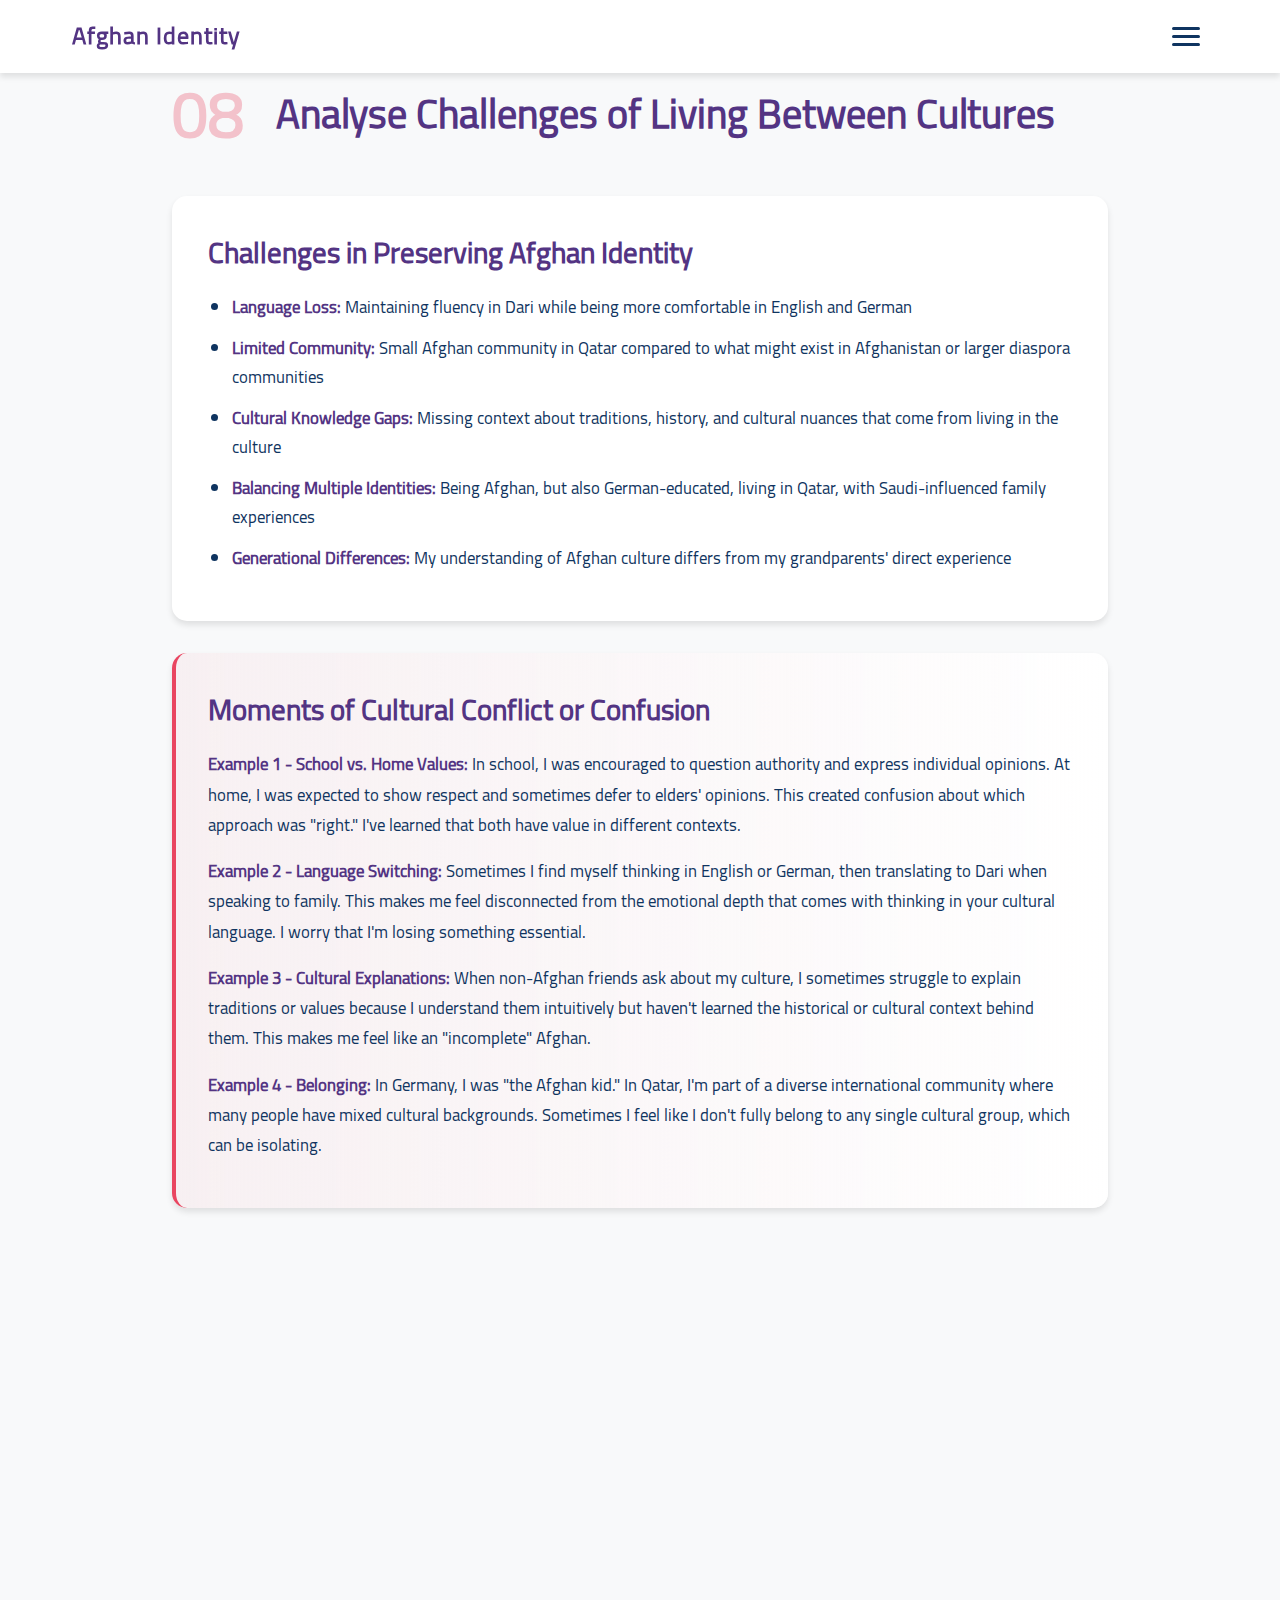
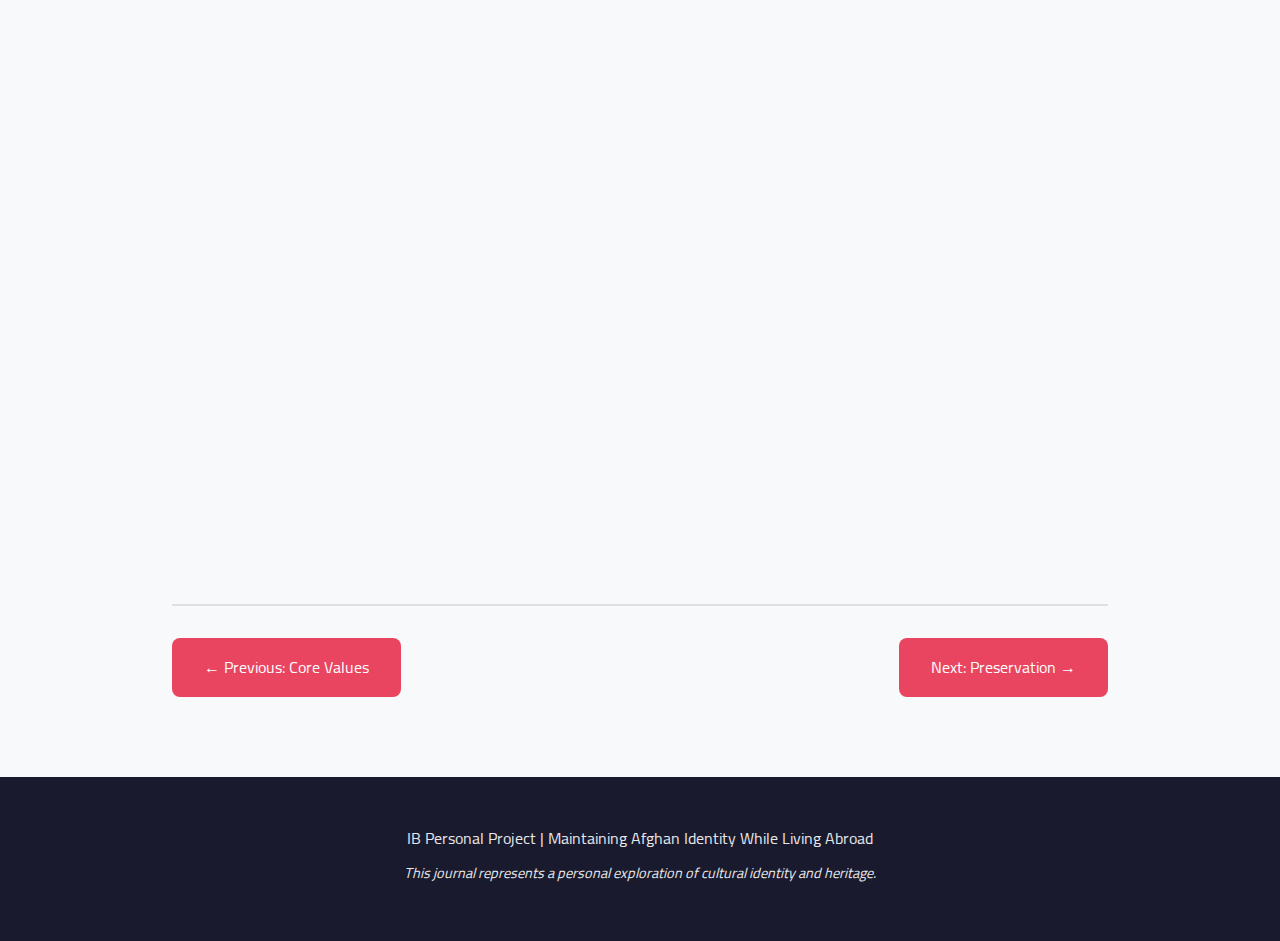
<file: task8.html>
<!DOCTYPE html>
<html lang="en">
<head>
    <meta charset="UTF-8">
    <meta name="viewport" content="width=device-width, initial-scale=1.0">
    <title>Cultural Challenges | Maintaining Afghan Identity</title>
    <meta name="description" content="Analysing challenges of living between cultures">
    <link rel="stylesheet" href="styles.css">
</head>
<body>
    <!-- Navigation -->
    <nav class="navbar" id="navbar">
        <div class="nav-container">
            <a href="index.html" class="nav-logo">Afghan Identity</a>
            <button class="nav-toggle" id="navToggle" aria-label="Toggle navigation">
                <span></span>
                <span></span>
                <span></span>
            </button>
            <ul class="nav-menu" id="navMenu">
                <li><a href="index.html" class="nav-link">Home</a></li>
                <li><a href="task1.html" class="nav-link">Personal Motivation</a></li>
                <li><a href="task2.html" class="nav-link">My Afghan Identity</a></li>
                <li><a href="task3.html" class="nav-link">Family & Culture</a></li>
                <li><a href="task4.html" class="nav-link">Language Connection</a></li>
                <li><a href="task5.html" class="nav-link">Food & Memory</a></li>
                <li><a href="task6.html" class="nav-link">Traditions Abroad</a></li>
                <li><a href="task7.html" class="nav-link">Core Values</a></li>
                <li><a href="task8.html" class="nav-link active">Cultural Challenges</a></li>
                <li><a href="task9.html" class="nav-link">Preservation</a></li>
                <li><a href="task10.html" class="nav-link">Reflection</a></li>
            </ul>
        </div>
    </nav>

    <!-- Task Section -->
    <section class="task-section alt">
        <div class="container">
            <div class="task-header">
                <span class="task-number">08</span>
                <h2>Analyse Challenges of Living Between Cultures</h2>
            </div>
            <div class="task-content">
                <div class="content-card">
                    <h3>Challenges in Preserving Afghan Identity</h3>
                    <ul>
                        <li><strong>Language Loss:</strong> Maintaining fluency in Dari while being more comfortable in English and German</li>
                        <li><strong>Limited Community:</strong> Small Afghan community in Qatar compared to what might exist in Afghanistan or larger diaspora communities</li>
                        <li><strong>Cultural Knowledge Gaps:</strong> Missing context about traditions, history, and cultural nuances that come from living in the culture</li>
                        <li><strong>Balancing Multiple Identities:</strong> Being Afghan, but also German-educated, living in Qatar, with Saudi-influenced family experiences</li>
                        <li><strong>Generational Differences:</strong> My understanding of Afghan culture differs from my grandparents' direct experience</li>
                    </ul>
                </div>
                <div class="content-card highlight">
                    <h3>Moments of Cultural Conflict or Confusion</h3>
                    <p><strong>Example 1 - School vs. Home Values:</strong> In school, I was encouraged to question authority and express individual opinions. At home, I was expected to show respect and sometimes defer to elders' opinions. This created confusion about which approach was "right." I've learned that both have value in different contexts.</p>
                    <p><strong>Example 2 - Language Switching:</strong> Sometimes I find myself thinking in English or German, then translating to Dari when speaking to family. This makes me feel disconnected from the emotional depth that comes with thinking in your cultural language. I worry that I'm losing something essential.</p>
                    <p><strong>Example 3 - Cultural Explanations:</strong> When non-Afghan friends ask about my culture, I sometimes struggle to explain traditions or values because I understand them intuitively but haven't learned the historical or cultural context behind them. This makes me feel like an "incomplete" Afghan.</p>
                    <p><strong>Example 4 - Belonging:</strong> In Germany, I was "the Afghan kid." In Qatar, I'm part of a diverse international community where many people have mixed cultural backgrounds. Sometimes I feel like I don't fully belong to any single cultural group, which can be isolating.</p>
                </div>
                <div class="content-card">
                    <h3>Emotional Impact</h3>
                    <p><strong>Pressure:</strong> There's pressure to "represent" Afghan culture well, especially when people have limited knowledge or stereotypes about Afghanistan. I feel responsible for presenting a positive, accurate image of my culture.</p>
                    <p><strong>Pride:</strong> Despite challenges, I feel proud of my Afghan heritage. Learning about the rich history, literature, and traditions makes me appreciate what my ancestors preserved and passed down.</p>
                    <p><strong>Loss:</strong> There's a sense of loss—of not experiencing Afghanistan directly, of missing cultural knowledge that would come naturally from living there, of feeling like I'm experiencing a "second-hand" version of my culture.</p>
                    <p><strong>Balance:</strong> The ongoing challenge is finding balance—maintaining Afghan identity while being open to other cultures, preserving traditions while allowing for adaptation, honoring the past while living in the present.</p>
                </div>
                <div class="content-card">
                    <h3>How These Challenges Shaped My Thinking</h3>
                    <p>These challenges have made me realize that cultural identity isn't fixed or pure—it's dynamic and can exist in hybrid forms. I've learned that being Afghan while living abroad doesn't make me "less Afghan," but rather creates a unique form of Afghan identity that includes adaptation and evolution.</p>
                    <p>This project has helped me understand that the challenges themselves are valuable—they've forced me to actively engage with my culture rather than passively receive it. This active engagement, while difficult, has given me a deeper appreciation and understanding than I might have had if I'd simply grown up in Afghanistan without questioning my identity.</p>
                    <p>Most importantly, I've learned that preserving culture isn't about freezing it in time, but about maintaining its core values and meanings while allowing it to evolve. This understanding has reduced my anxiety about "losing" my culture and increased my confidence in my ability to preserve and pass it on.</p>
                </div>
            </div>
            <div class="task-navigation">
                <a href="task7.html" class="nav-button">← Previous: Core Values</a>
                <a href="task9.html" class="nav-button">Next: Preservation →</a>
            </div>
        </div>
    </section>

    <!-- Footer -->
    <footer class="footer">
        <div class="container">
            <p>IB Personal Project | Maintaining Afghan Identity While Living Abroad</p>
            <p class="footer-note">This journal represents a personal exploration of cultural identity and heritage.</p>
        </div>
    </footer>

    <script src="script.js"></script>
</body>
</html>
</file>
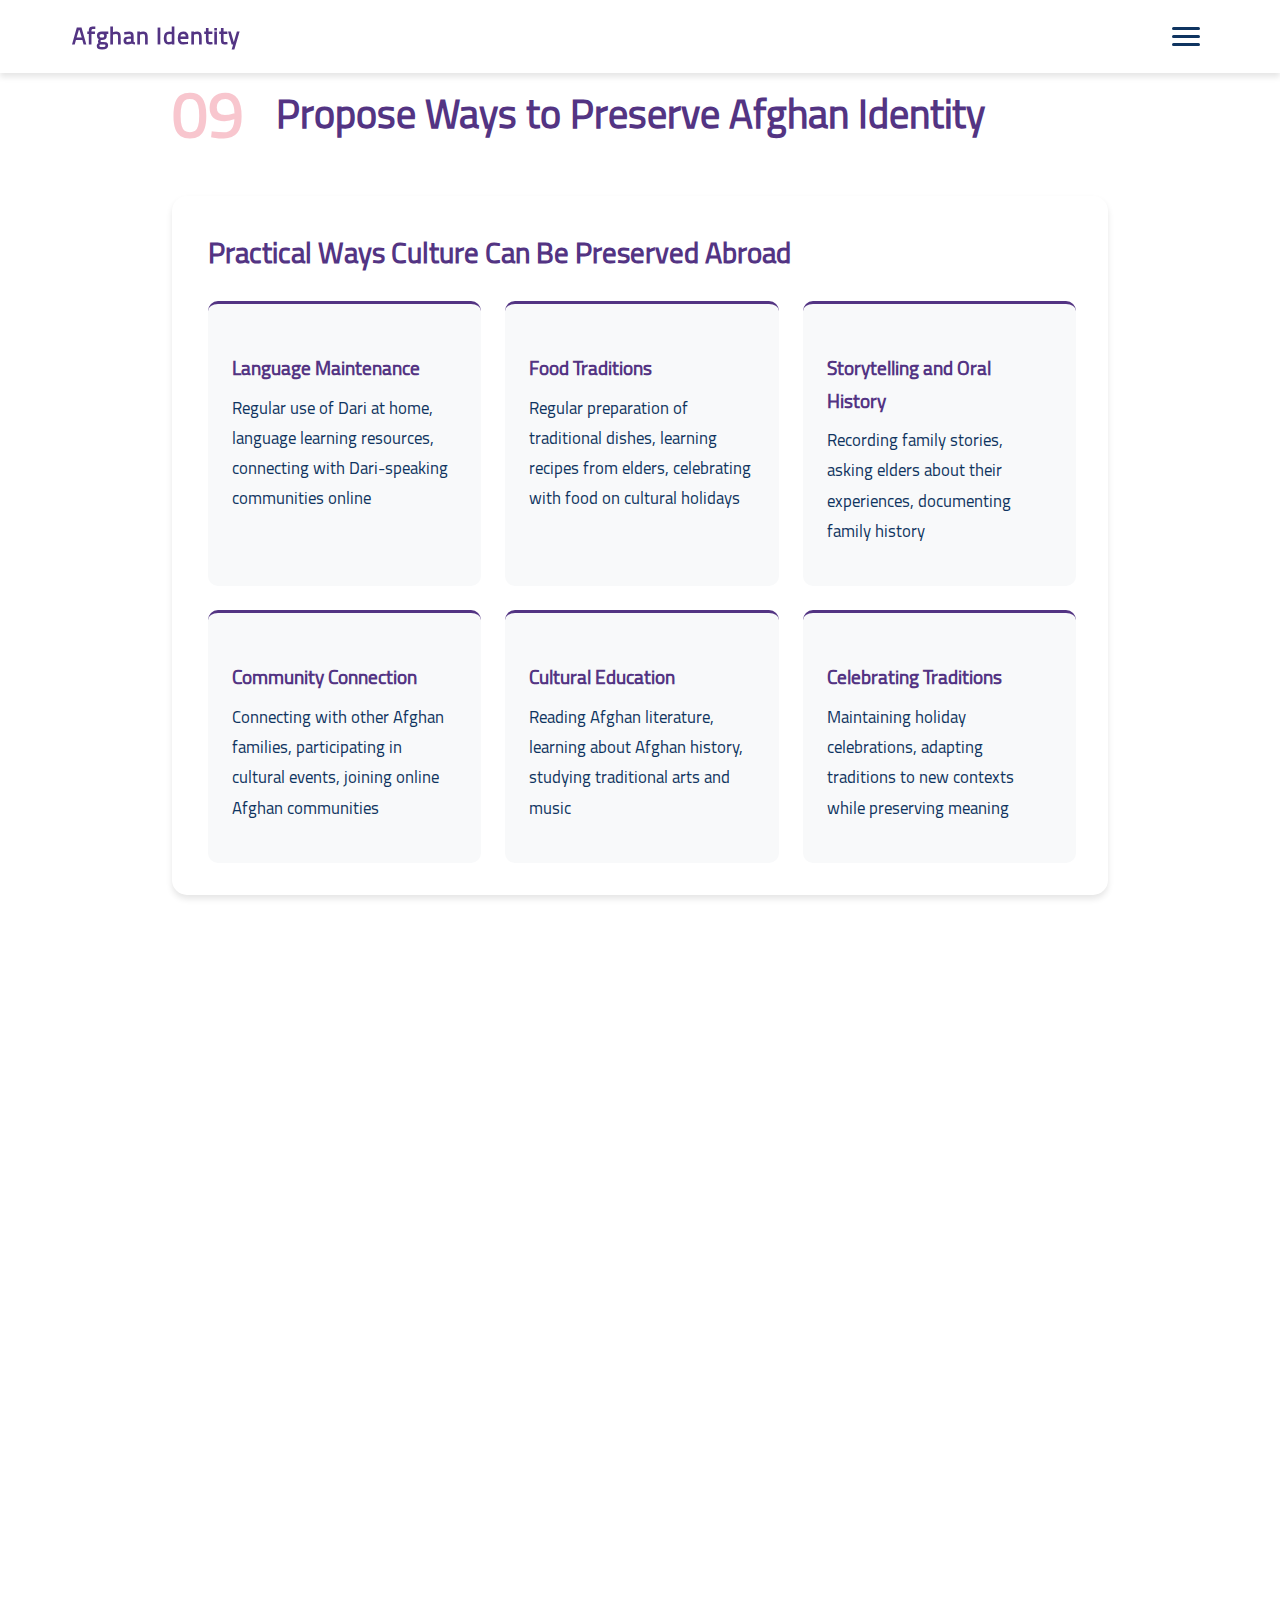
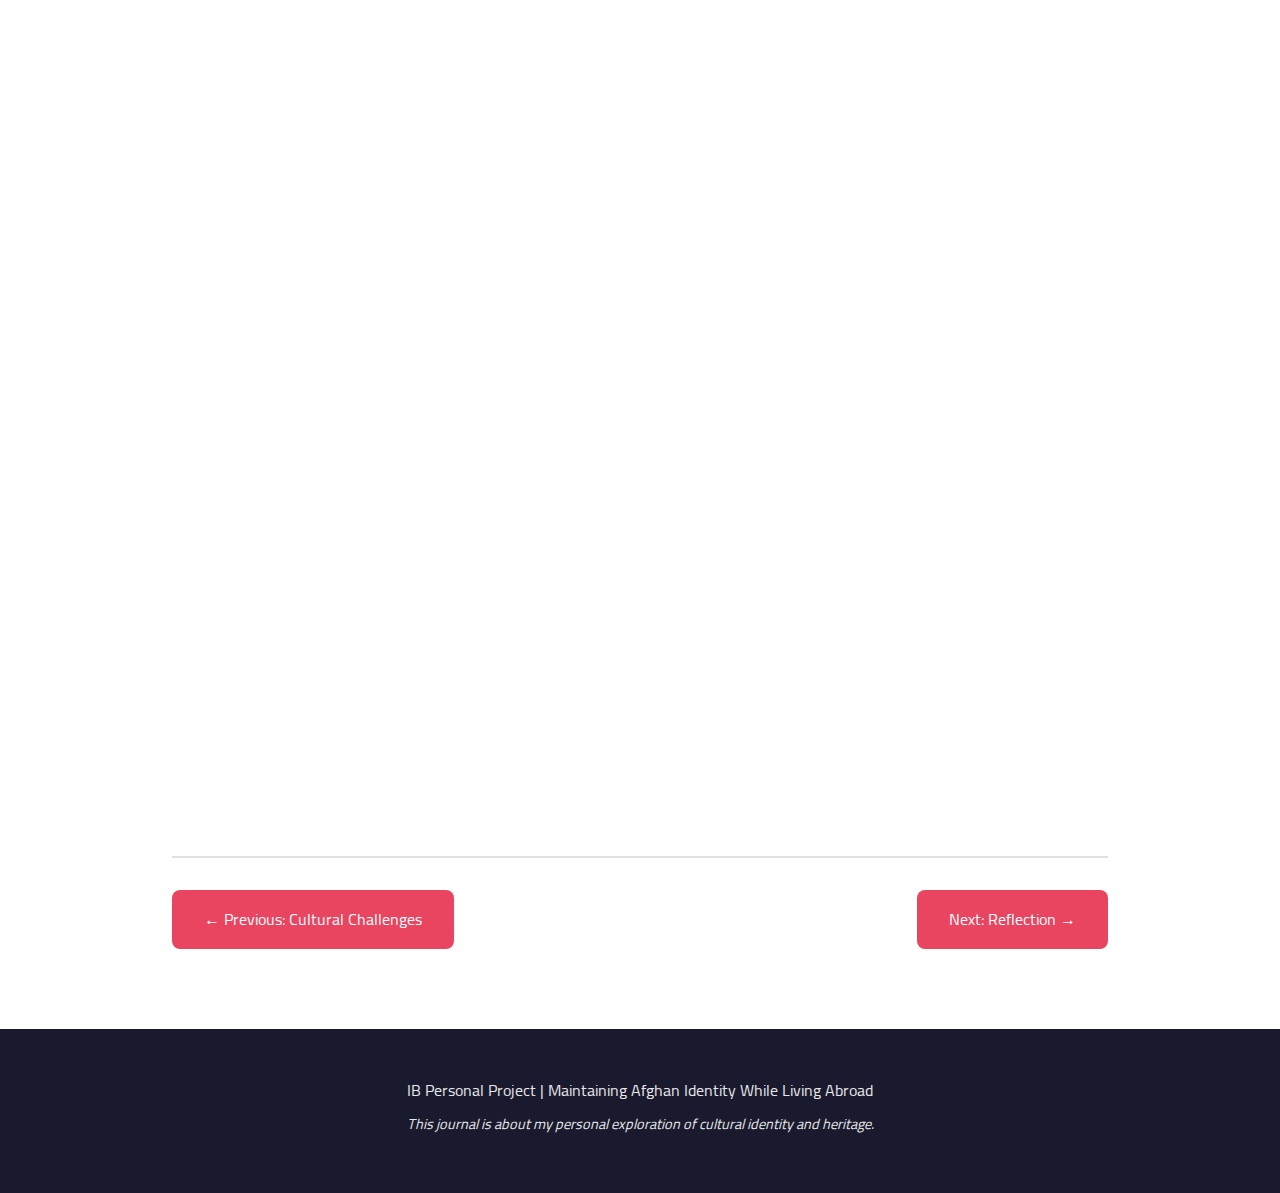
<file: task9.html>
<!DOCTYPE html>
<html lang="en">
<head>
    <meta charset="UTF-8">
    <meta name="viewport" content="width=device-width, initial-scale=1.0">
    <title>Preservation | Maintaining Afghan Identity</title>
    <meta name="description" content="Proposing ways to preserve Afghan identity">
    <link rel="stylesheet" href="styles.css">
</head>
<body>
    <!-- Navigation -->
    <nav class="navbar" id="navbar">
        <div class="nav-container">
            <a href="index.html" class="nav-logo">Afghan Identity</a>
            <button class="nav-toggle" id="navToggle" aria-label="Toggle navigation">
                <span></span>
                <span></span>
                <span></span>
            </button>
            <ul class="nav-menu" id="navMenu">
                <li><a href="index.html" class="nav-link">Home</a></li>
                <li><a href="task1.html" class="nav-link">Personal Motivation</a></li>
                <li><a href="task2.html" class="nav-link">My Afghan Identity</a></li>
                <li><a href="task3.html" class="nav-link">Family & Culture</a></li>
                <li><a href="task4.html" class="nav-link">Language Connection</a></li>
                <li><a href="task5.html" class="nav-link">Food & Memory</a></li>
                <li><a href="task6.html" class="nav-link">Traditions Abroad</a></li>
                <li><a href="task7.html" class="nav-link">Core Values</a></li>
                <li><a href="task8.html" class="nav-link">Cultural Challenges</a></li>
                <li><a href="task9.html" class="nav-link active">Preservation</a></li>
                <li><a href="task10.html" class="nav-link">Reflection</a></li>
            </ul>
        </div>
    </nav>

    <!-- Task Section -->
    <section class="task-section">
        <div class="container">
            <div class="task-header">
                <span class="task-number">09</span>
                <h2>Propose Ways to Preserve Afghan Identity</h2>
            </div>
            <div class="task-content">
                <div class="content-card">
                    <h3>Practical Ways Culture Can Be Preserved Abroad</h3>
                    <div class="preservation-grid">
                        <div class="preservation-item">
                            <h4>Language Maintenance</h4>
                            <p>Regular use of Dari at home, language learning resources, connecting with Dari-speaking communities online</p>
                        </div>
                        <div class="preservation-item">
                            <h4>Food Traditions</h4>
                            <p>Regular preparation of traditional dishes, learning recipes from elders, celebrating with food on cultural holidays</p>
                        </div>
                        <div class="preservation-item">
                            <h4>Storytelling and Oral History</h4>
                            <p>Recording family stories, asking elders about their experiences, documenting family history</p>
                        </div>
                        <div class="preservation-item">
                            <h4>Community Connection</h4>
                            <p>Connecting with other Afghan families, participating in cultural events, joining online Afghan communities</p>
                        </div>
                        <div class="preservation-item">
                            <h4>Cultural Education</h4>
                            <p>Reading Afghan literature, learning about Afghan history, studying traditional arts and music</p>
                        </div>
                        <div class="preservation-item">
                            <h4>Celebrating Traditions</h4>
                            <p>Maintaining holiday celebrations, adapting traditions to new contexts while preserving meaning</p>
                        </div>
                    </div>
                </div>
                <div class="content-card highlight">
                    <h3>Actions My Family Already Takes</h3>
                    <ul>
                        <li><strong>Language:</strong> Insisting on Dari at home, correcting my language when I mix in too much English</li>
                        <li><strong>Food:</strong> Regular preparation of traditional dishes, teaching me to cook Afghan food</li>
                        <li><strong>Celebrations:</strong> Maintaining Eid celebrations with traditional elements</li>
                        <li><strong>Storytelling:</strong> Regular family gatherings where grandparents share stories about Afghanistan</li>
                        <li><strong>Values:</strong> Consistently modeling and teaching Afghan values like hospitality and respect</li>
                        <li><strong>Community:</strong> Connecting with other Afghan families in Qatar for celebrations and support</li>
                    </ul>
                </div>
                <div class="content-card">
                    <h3>What I Can Do Personally in the Future</h3>
                    <p><strong>Language:</strong> I will work on improving my Dari by reading Afghan literature, watching Dari-language media, and trying hard to think and express complex ideas in Dari, not just basic conversation.</p>
                    <p><strong>Documentation:</strong> I will record my grandparents' stories, create a family history document, and keep recipes and traditions in writing and video. This project itself is a step in this direction.</p>
                    <p><strong>Education:</strong> I will actively learn about Afghan history, literature, and culture through books, documentaries, and online resources. Understanding the "why" behind traditions will help me preserve them in a meaningful way.</p>
                    <p><strong>Teaching:</strong> When I have children, I will pass on the language, traditions, and values I learned. I will also share my culture with friends and community members, helping to preserve it through teaching.</p>
                    <p><strong>Community Building:</strong> I will look for and help Afghan communities wherever I live, helping to create spaces where culture can be kept and shared.</p>
                    <p><strong>Adaptation with Preservation:</strong> I will find ways to change traditions for new situations while keeping their core meaning, making sure they stay relevant and can continue.</p>
                </div>
                <div class="content-card">
                    <h3>Connection to Original Learning Goal</h3>
                    <p>My learning goal was to develop a good and meaningful understanding of my cultural background, especially the Afghan origins of my ancestors. Through this project, I learned that understanding is not passive. It requires active work, questioning, and documentation.</p>
                    <p>The practical actions I identified are not separate from understanding. They are how understanding is achieved and kept. By working on language learning, documentation, education, and teaching, I am making sure that my understanding continues to grow and that I can preserve and pass on what I learned.</p>
                    <p>This project showed me that cultural preservation is a responsibility I can and must take on. It is not just about my personal identity. It is about honoring my ancestors, keeping a connection to a rich cultural heritage, and making sure that future generations can access this knowledge and identity.</p>
                </div>
            </div>
            <div class="task-navigation">
                <a href="task8.html" class="nav-button">← Previous: Cultural Challenges</a>
                <a href="task10.html" class="nav-button">Next: Reflection →</a>
            </div>
        </div>
    </section>

    <!-- Footer -->
    <footer class="footer">
        <div class="container">
            <p>IB Personal Project | Maintaining Afghan Identity While Living Abroad</p>
            <p class="footer-note">This journal is about my personal exploration of cultural identity and heritage.</p>
        </div>
    </footer>

    <script src="script.js"></script>
</body>
</html>
</file>
<file: styles.css>
/* Font Face Declaration */
@font-face {
    font-family: 'Cairo';
    src: url('assets/Cairo-Regular.ttf') format('truetype');
    font-weight: 400;
    font-style: normal;
    font-display: swap;
}

/* Reset and Base Styles */
* {
    margin: 0;
    padding: 0;
    box-sizing: border-box;
}

:root {
    --primary-color: #1a1a2e;
    --secondary-color: #16213e;
    --accent-color: #e94560;
    --text-primary: #0f3460;
    --text-secondary: #533483;
    --bg-light: #f8f9fa;
    --bg-white: #ffffff;
    --gold: #d4af37;
    --border-color: #e0e0e0;
    --shadow: 0 4px 6px rgba(0, 0, 0, 0.1);
    --shadow-lg: 0 10px 30px rgba(0, 0, 0, 0.15);
}

html {
    scroll-behavior: smooth;
}

body {
    font-family: 'Cairo', sans-serif;
    line-height: 1.7;
    color: var(--text-primary);
    background-color: var(--bg-white);
    overflow-x: hidden;
}

/* Navigation */
.navbar {
    position: fixed;
    top: 0;
    width: 100%;
    background: rgba(255, 255, 255, 0.95);
    backdrop-filter: blur(10px);
    box-shadow: var(--shadow);
    z-index: 1000;
    transition: all 0.3s ease;
}

.nav-container {
    max-width: 1200px;
    margin: 0 auto;
    padding: 1rem 2rem;
    display: flex;
    justify-content: space-between;
    align-items: center;
}

.nav-menu {
    display: none;
    position: fixed;
    top: 70px;
    right: 0;
    width: 300px;
    max-height: calc(100vh - 70px);
    overflow-y: auto;
    background: rgba(255, 255, 255, 0.98);
    backdrop-filter: blur(20px);
    box-shadow: -5px 0 20px rgba(0, 0, 0, 0.1);
    list-style: none;
    flex-direction: column;
    padding: 2rem 0;
    gap: 0;
    transform: translateX(100%);
    transition: transform 0.3s ease;
    z-index: 999;
}

.nav-menu.active {
    display: flex;
    transform: translateX(0);
}

.nav-menu li {
    width: 100%;
    border-bottom: 1px solid rgba(0, 0, 0, 0.05);
}

.nav-link {
    display: flex;
    align-items: center;
    gap: 0.75rem;
    text-decoration: none;
    color: var(--text-primary);
    font-weight: 500;
    font-size: 0.95rem;
    padding: 1rem 2rem;
    transition: all 0.3s ease;
    position: relative;
}

.nav-link i {
    width: 20px;
    text-align: center;
    font-size: 1rem;
    flex-shrink: 0;
}

.nav-link:hover {
    color: var(--accent-color);
    background: rgba(233, 69, 96, 0.05);
    padding-left: 2.5rem;
}

.nav-link.active {
    color: var(--accent-color);
    background: rgba(233, 69, 96, 0.1);
    border-left: 3px solid var(--accent-color);
}

.nav-link.active i {
    color: var(--accent-color);
}

.nav-logo {
    text-decoration: none;
    font-family: 'Cairo', sans-serif;
    font-size: 1.5rem;
    font-weight: 600;
    color: var(--text-secondary);
    letter-spacing: 1px;
    transition: color 0.3s ease;
}

.nav-logo:hover {
    color: var(--accent-color);
}

.nav-toggle {
    display: flex;
    flex-direction: column;
    background: none;
    border: none;
    cursor: pointer;
    gap: 5px;
    padding: 0.5rem;
    z-index: 1001;
    position: relative;
}

.nav-toggle span {
    width: 28px;
    height: 3px;
    background: var(--text-primary);
    transition: all 0.3s ease;
    border-radius: 2px;
}

.nav-toggle.active span:nth-child(1) {
    transform: rotate(45deg) translate(8px, 8px);
}

.nav-toggle.active span:nth-child(2) {
    opacity: 0;
}

.nav-toggle.active span:nth-child(3) {
    transform: rotate(-45deg) translate(7px, -7px);
}

/* Hero Section */
.hero {
    min-height: 100vh;
    display: flex;
    align-items: center;
    justify-content: center;
    background: linear-gradient(135deg, #667eea 0%, #764ba2 100%);
    position: relative;
    overflow: hidden;
    padding-top: 80px;
}

.hero::before {
    content: '';
    position: absolute;
    top: 0;
    left: 0;
    right: 0;
    bottom: 0;
    background: url('data:image/svg+xml,<svg width="100" height="100" xmlns="http://www.w3.org/2000/svg"><defs><pattern id="grid" width="100" height="100" patternUnits="userSpaceOnUse"><path d="M 100 0 L 0 0 0 100" fill="none" stroke="rgba(255,255,255,0.1)" stroke-width="1"/></pattern></defs><rect width="100" height="100" fill="url(%23grid)"/></svg>');
    opacity: 0.3;
}

.hero-content {
    max-width: 1400px;
    width: 100%;
    color: white;
    z-index: 1;
    position: relative;
    padding: 2rem;
    animation: fadeInUp 1s ease;
    margin: 0 auto;
}

.hero-main {
    display: grid;
    grid-template-columns: 1fr 1fr;
    gap: 3rem;
    align-items: center;
    margin-bottom: 3rem;
    width: 100%;
}

@media (min-width: 769px) {
    .hero-main {
        grid-template-columns: 1fr 1fr;
        display: grid;
    }
}

.hero-text {
    text-align: left;
    width: 100%;
    min-width: 0;
}

.hero-image {
    position: relative;
    display: flex;
    justify-content: center;
    align-items: center;
    width: 100%;
    min-width: 0;
}

.map-container {
    position: relative;
    width: 100%;
    max-width: 600px;
    border-radius: 20px;
    box-shadow: 0 20px 60px rgba(0, 0, 0, 0.3);
    transform: perspective(1000px) rotateY(-5deg);
    transition: transform 0.3s ease;
    overflow: hidden;
}

.map-container::after {
    content: '';
    position: absolute;
    top: 0;
    left: 0;
    right: 0;
    bottom: 0;
    border-radius: 20px;
    pointer-events: none;
    z-index: 1;
}

.map-container:hover {
    transform: perspective(1000px) rotateY(0deg) scale(1.02);
}

.afghanistan-map {
    width: 100%;
    height: auto;
    display: block;
    border-radius: 20px;
    filter: brightness(1.1) contrast(1.05);
}

.map-overlay {
    position: absolute;
    top: 0;
    left: 0;
    right: 0;
    bottom: 0;
    background: linear-gradient(135deg, rgba(102, 126, 234, 0.1) 0%, rgba(118, 75, 162, 0.1) 100%);
    pointer-events: none;
    border-radius: 20px;
}

.image-attribution {
    position: absolute;
    bottom: 15px;
    right: 15px;
    background: rgba(0, 0, 0, 0.7);
    padding: 0.5rem 0.8rem;
    border-radius: 5px;
    backdrop-filter: blur(5px);
    z-index: 5;
    pointer-events: none;
}

.image-attribution small {
    color: white;
    font-size: 0.75rem;
    opacity: 0.95;
    display: block;
    white-space: nowrap;
}

.hero-title {
    font-family: 'Cairo', sans-serif;
    font-size: 3.5rem;
    font-weight: 600;
    margin-bottom: 1rem;
    line-height: 1.2;
    text-shadow: 2px 2px 4px rgba(0, 0, 0, 0.3);
    text-align: left;
}

.hero-subtitle {
    font-size: 1.5rem;
    font-weight: 300;
    margin-bottom: 2rem;
    opacity: 0.95;
}

.learning-goal {
    background: rgba(255, 255, 255, 0.15);
    backdrop-filter: blur(10px);
    padding: 1.5rem;
    border-radius: 15px;
    margin: 2rem 0;
    font-size: 1.1rem;
    line-height: 1.8;
    border: 1px solid rgba(255, 255, 255, 0.2);
}

.scroll-indicator {
    margin-top: 3rem;
    display: flex;
    flex-direction: column;
    align-items: center;
    gap: 0.5rem;
    animation: bounce 2s infinite;
}

.scroll-arrow {
    font-size: 2rem;
    opacity: 0.8;
}

/* Task Sections */
.task-section {
    padding: 5rem 0;
    position: relative;
}

.task-section.alt {
    background-color: var(--bg-light);
}

.container {
    max-width: 1000px;
    margin: 0 auto;
    padding: 0 2rem;
}

.task-header {
    margin-bottom: 3rem;
    display: flex;
    align-items: center;
    gap: 2rem;
}

.task-number {
    font-family: 'Cairo', sans-serif;
    font-size: 4rem;
    font-weight: 600;
    color: var(--accent-color);
    opacity: 0.3;
    line-height: 1;
}

.task-header h2 {
    font-family: 'Cairo', sans-serif;
    font-size: 2.5rem;
    color: var(--text-secondary);
    font-weight: 600;
}

.task-content {
    display: flex;
    flex-direction: column;
    gap: 2rem;
}

.content-card {
    background: var(--bg-white);
    padding: 2rem;
    border-radius: 15px;
    box-shadow: var(--shadow);
    transition: transform 0.3s ease, box-shadow 0.3s ease;
    border-left: 4px solid transparent;
}

.content-card:hover {
    transform: translateY(-5px);
    box-shadow: var(--shadow-lg);
}

.content-card.highlight {
    border-left-color: var(--accent-color);
    background: linear-gradient(to right, rgba(233, 69, 96, 0.05), var(--bg-white));
}

.content-card h3 {
    font-family: 'Cairo', sans-serif;
    font-size: 1.8rem;
    color: var(--text-secondary);
    margin-bottom: 1rem;
    font-weight: 600;
}

.content-card h4 {
    font-size: 1.3rem;
    color: var(--text-primary);
    margin: 1.5rem 0 0.5rem 0;
    font-weight: 600;
}

.content-card p {
    margin-bottom: 1rem;
    font-size: 1.05rem;
    line-height: 1.8;
    color: var(--text-primary);
}

.content-card ul {
    margin-left: 1.5rem;
    margin-bottom: 1rem;
}

.content-card li {
    margin-bottom: 0.8rem;
    line-height: 1.7;
    font-size: 1.05rem;
}

.content-card strong {
    color: var(--text-secondary);
    font-weight: 600;
}

/* Two Column Layout */
.two-column {
    display: grid;
    grid-template-columns: 1fr 1fr;
    gap: 2rem;
}

/* Tradition Grid */
.tradition-grid {
    display: grid;
    grid-template-columns: repeat(auto-fit, minmax(250px, 1fr));
    gap: 1.5rem;
    margin-top: 1.5rem;
}

.tradition-item {
    padding: 1.5rem;
    background: var(--bg-light);
    border-radius: 10px;
    border-top: 3px solid var(--accent-color);
    transition: transform 0.3s ease;
}

.tradition-item:hover {
    transform: translateY(-3px);
}

.tradition-item h4 {
    color: var(--accent-color);
    margin-bottom: 0.5rem;
    font-size: 1.2rem;
}

/* Food Grid */
.food-grid {
    display: grid;
    grid-template-columns: repeat(auto-fit, minmax(200px, 1fr));
    gap: 1.5rem;
    margin-top: 1.5rem;
}

.food-item {
    padding: 1.5rem;
    background: linear-gradient(135deg, rgba(233, 69, 96, 0.1), rgba(83, 52, 131, 0.1));
    border-radius: 10px;
    text-align: center;
    transition: transform 0.3s ease;
}

.food-image {
    width: 100%;
    object-fit: cover;
    border-radius: 8px;
    margin-top: 1rem;
}

.food-item:hover {
    transform: scale(1.05);
}

.food-item h4 {
    color: var(--accent-color);
    margin-bottom: 0.5rem;
    font-size: 1.2rem;
}

/* Language Examples */
.language-examples {
    display: flex;
    flex-direction: column;
    gap: 1.5rem;
    margin-top: 1.5rem;
}

.language-image {
    width: 40%;
    object-fit: cover;
    border-radius: 8px;
    margin: 1rem auto 0 auto;
    display: block;
    padding-bottom: 2rem;
}


.language-item {
    padding: 1.5rem;
    background: var(--bg-light);
    border-radius: 10px;
    border-right: 4px solid var(--text-secondary);
}

.language-item h4 {
    font-size: 1.5rem;
    color: var(--text-secondary);
    margin-bottom: 0.5rem;
    font-family: 'Cairo', sans-serif;
}

/* Values Grid */
.values-grid {
    display: grid;
    grid-template-columns: repeat(auto-fit, minmax(280px, 1fr));
    gap: 1.5rem;
    margin-top: 1.5rem;
}

.value-item {
    padding: 1.5rem;
    background: linear-gradient(135deg, rgba(233, 69, 96, 0.05), rgba(83, 52, 131, 0.05));
    border-radius: 10px;
    border-left: 4px solid var(--gold);
}

.value-item h4 {
    color: var(--text-secondary);
    margin-bottom: 0.5rem;
    font-size: 1.2rem;
}

/* Preservation Grid */
.preservation-grid {
    display: grid;
    grid-template-columns: repeat(auto-fit, minmax(250px, 1fr));
    gap: 1.5rem;
    margin-top: 1.5rem;
}

.preservation-item {
    padding: 1.5rem;
    background: var(--bg-light);
    border-radius: 10px;
    transition: all 0.3s ease;
    border-top: 3px solid var(--text-secondary);
}

.preservation-item:hover {
    background: linear-gradient(135deg, rgba(233, 69, 96, 0.1), rgba(83, 52, 131, 0.1));
    transform: translateY(-3px);
}

.preservation-item h4 {
    color: var(--text-secondary);
    margin-bottom: 0.5rem;
    font-size: 1.2rem;
}

.preservation-icon {
    font-size: 2.5rem;
    color: var(--text-secondary);
    margin-bottom: 1rem;
    display: block;
    opacity: 0.8;
    transition: all 0.3s ease;
}

.preservation-item:hover .preservation-icon {
    opacity: 1;
    transform: scale(1.1);
    color: var(--accent-color);
}

.proverbs-list {
    display: flex;
    flex-direction: column;
    gap: 1.5rem;
    margin-top: 1.5rem;
}

.proverb-item {
    display: grid;
    grid-template-columns: 1fr 1fr;
    gap: 2rem;
    padding: 1.5rem;
    background: var(--bg-light);
    border-radius: 10px;
    border-left: 4px solid var(--accent-color);
}

.proverb-english {
    font-size: 1.1rem;
    color: var(--text-primary);
    margin: 0;
}

.proverb-dari {
    font-size: 1.1rem;
    color: var(--text-secondary);
    margin: 0;
    text-align: right;
    direction: rtl;
    font-weight: 500;
}

/* Footer */
.footer {
    background: var(--primary-color);
    color: white;
    padding: 3rem 0;
    text-align: center;
}

.footer p {
    margin-bottom: 0.5rem;
    opacity: 0.9;
}

.footer-note {
    font-size: 0.9rem;
    opacity: 0.7;
    font-style: italic;
}

.footer-citation {
    margin-top: 1.5rem;
    padding-top: 1.5rem;
    border-top: 1px solid rgba(255, 255, 255, 0.2);
    font-size: 0.85rem;
    opacity: 0.8;
    line-height: 1.6;
}

.footer-citation a {
    color: rgba(255, 255, 255, 0.9);
    text-decoration: underline;
    transition: opacity 0.3s ease;
}

.footer-citation a:hover {
    opacity: 1;
}

/* Animations */
@keyframes fadeInUp {
    from {
        opacity: 0;
        transform: translateY(30px);
    }
    to {
        opacity: 1;
        transform: translateY(0);
    }
}

@keyframes bounce {
    0%, 20%, 50%, 80%, 100% {
        transform: translateY(0);
    }
    40% {
        transform: translateY(-10px);
    }
    60% {
        transform: translateY(-5px);
    }
}

/* Scroll Animations */
.fade-in {
    opacity: 0;
    transform: translateY(30px);
    transition: opacity 0.6s ease, transform 0.6s ease;
}

.fade-in.visible {
    opacity: 1;
    transform: translateY(0);
}

/* Task Grid for Home Page */
.task-grid {
    display: grid;
    grid-template-columns: repeat(auto-fit, minmax(280px, 1fr));
    gap: 2rem;
    margin-top: 3rem;
    width: 100%;
    text-align: center;
}

.task-card {
    background: rgba(255, 255, 255, 0.15);
    backdrop-filter: blur(10px);
    padding: 2rem;
    border-radius: 15px;
    text-decoration: none;
    color: white;
    transition: all 0.3s ease;
    border: 1px solid rgba(255, 255, 255, 0.2);
    position: relative;
    overflow: hidden;
}

.task-card::before {
    content: '';
    position: absolute;
    top: 0;
    left: -100%;
    width: 100%;
    height: 100%;
    background: linear-gradient(90deg, transparent, rgba(255, 255, 255, 0.2), transparent);
    transition: left 0.5s ease;
}

.task-card:hover::before {
    left: 100%;
}

.task-card:hover {
    transform: translateY(-10px);
    background: rgba(255, 255, 255, 0.25);
    box-shadow: 0 10px 30px rgba(0, 0, 0, 0.3);
}

.task-card-header {
    display: flex;
    align-items: center;
    justify-content: center;
    gap: 1rem;
    margin-bottom: 1rem;
    width: 100%;
}

.task-card-icon {
    font-size: 2rem;
    opacity: 0.8;
    transition: all 0.3s ease;
}

.task-card-number {
    display: block;
    font-family: 'Cairo', sans-serif;
    font-size: 3rem;
    font-weight: 600;
    opacity: 0.5;
    margin-bottom: 0.5rem;
    line-height: 1;
}

.task-card h3 {
    font-family: 'Cairo', sans-serif;
    font-size: 1.5rem;
    margin-bottom: 0.5rem;
    color: white;
}

.task-card p {
    font-size: 0.95rem;
    opacity: 0.9;
    margin: 0;
}

/* Task Navigation Buttons */
.task-navigation {
    display: flex;
    justify-content: space-between;
    margin-top: 3rem;
    padding-top: 2rem;
    border-top: 2px solid var(--border-color);
    gap: 1rem;
}

.nav-button {
    padding: 1rem 2rem;
    background: var(--accent-color);
    color: white;
    text-decoration: none;
    border-radius: 8px;
    font-weight: 500;
    transition: all 0.3s ease;
    display: inline-block;
}

.nav-button:hover {
    background: var(--text-secondary);
    transform: translateY(-2px);
    box-shadow: var(--shadow);
}

.map-container iframe {
    height: 400px;
}

.nav-logo {
    display: flex;
    align-items: center;
    gap: 0.75rem;
}

.nav-logo-icon {
    width: 35px;
    height: 35px;
    border-radius: 50%;
    object-fit: cover;
    box-shadow: 0 2px 8px rgba(0, 0, 0, 0.15);
}

/* Responsive Design */
@media (max-width: 968px) {
    .hero-main {
        grid-template-columns: 1fr;
        gap: 2rem;
    }
}

@media (max-width: 768px) {
    .nav-menu {
        width: 100%;
        top: 70px;
    }

    .hero-main {
        grid-template-columns: 1fr;
        gap: 2rem;
        text-align: center;
    }

    .hero-text {
        text-align: center;
    }

    .hero-title {
        font-size: 2.5rem;
        text-align: center;
    }

    .hero-subtitle {
        font-size: 1.2rem;
    }

    .map-container {
        transform: none;
        max-width: 100%;
    }

    .map-container:hover {
        transform: scale(1.02);
    }

    .task-header {
        flex-direction: column;
        align-items: flex-start;
        gap: 1rem;
    }

    .task-number {
        font-size: 3rem;
    }

    .task-header h2 {
        font-size: 2rem;
    }

    .two-column {
        grid-template-columns: 1fr;
    }

    .container {
        padding: 0 1.5rem;
    }

    .content-card {
        padding: 1.5rem;
    }

    .tradition-grid,
    .food-grid,
    .values-grid,
    .preservation-grid {
        grid-template-columns: 1fr;
    }
}

@media (max-width: 480px) {
    .hero-title {
        font-size: 2rem;
    }

    .learning-goal {
        padding: 1rem;
        font-size: 1rem;
    }

    .task-number {
        font-size: 2.5rem;
    }

    .task-header h2 {
        font-size: 1.5rem;
    }

    .content-card h3 {
        font-size: 1.5rem;
    }

    .task-grid {
        grid-template-columns: 1fr;
        gap: 1.5rem;
    }

    .task-navigation {
        flex-direction: column;
    }

    .nav-button {
        text-align: center;
    }
}

/* Print Styles */
@media print {
    .navbar,
    .scroll-indicator,
    .footer {
        display: none;
    }

    .hero {
        min-height: auto;
        padding: 2rem 0;
    }

    .task-section {
        padding: 2rem 0;
        page-break-inside: avoid;
    }
}
</file>
